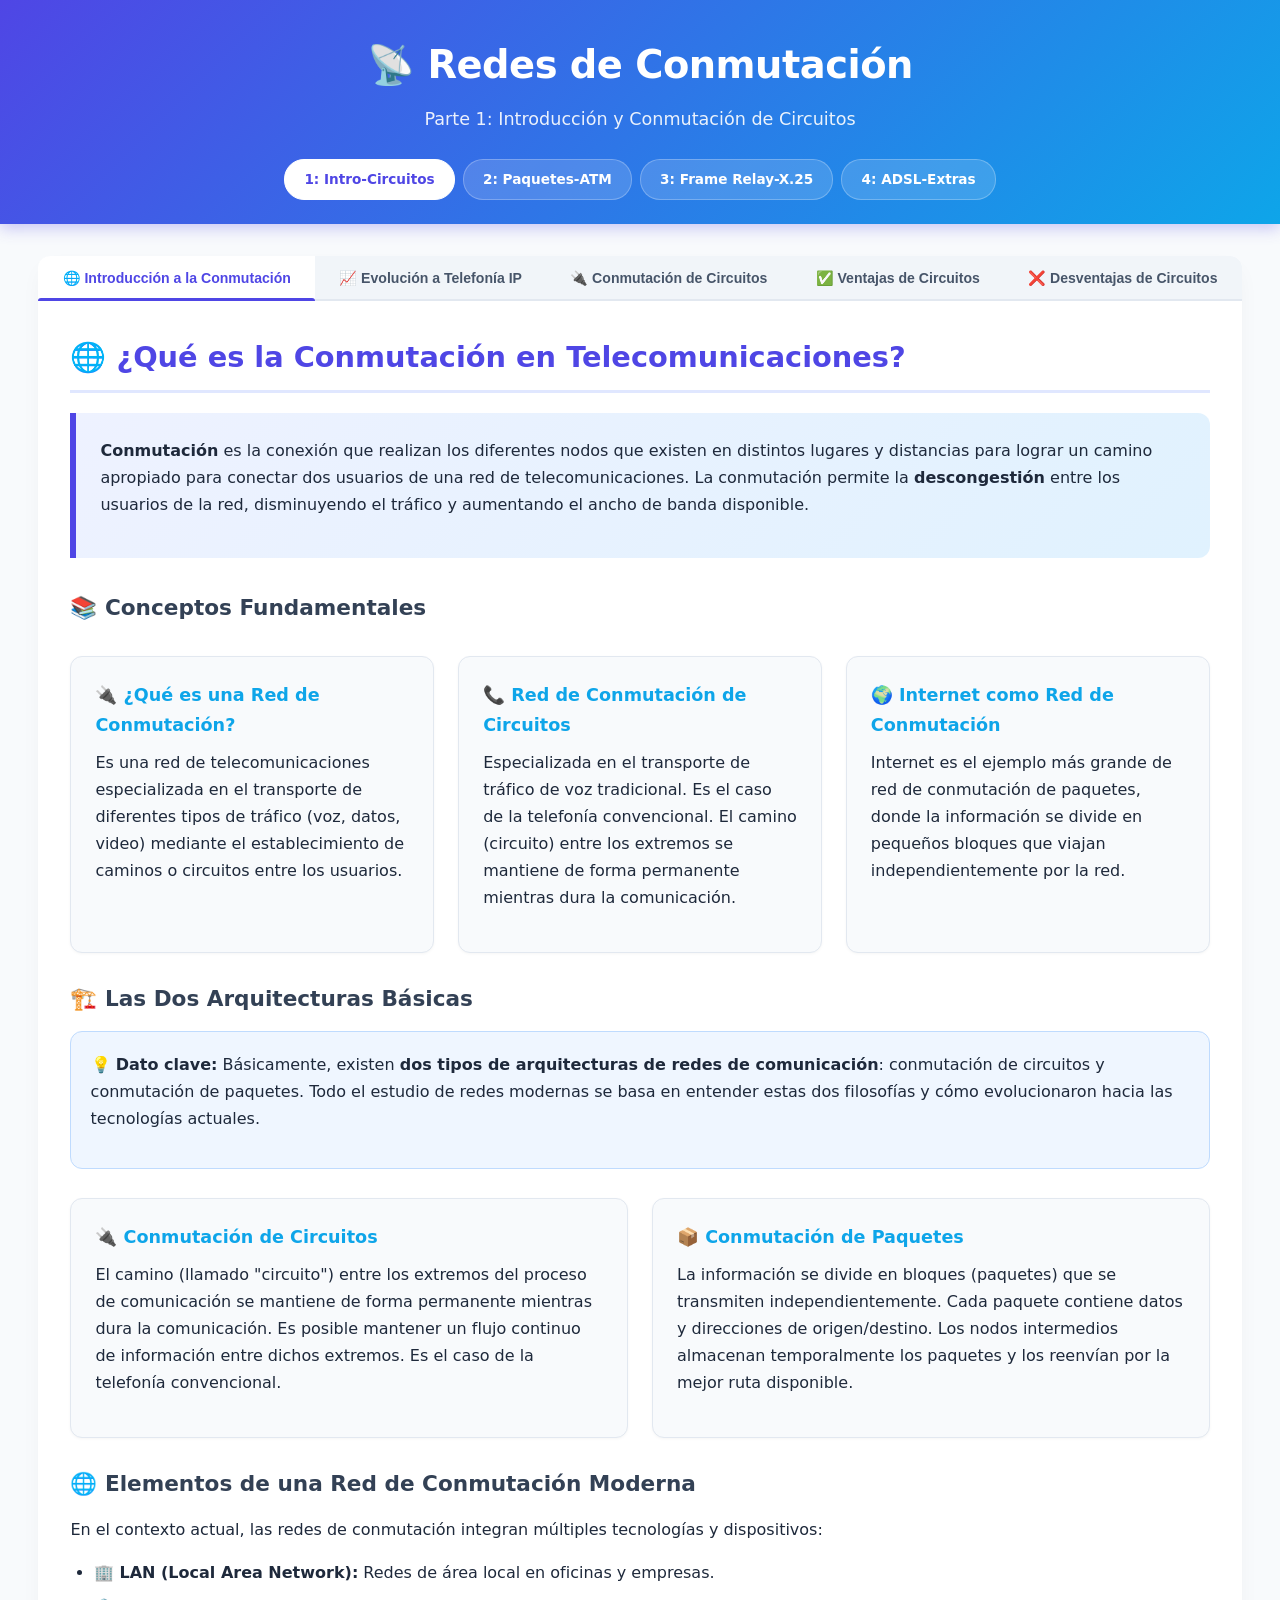
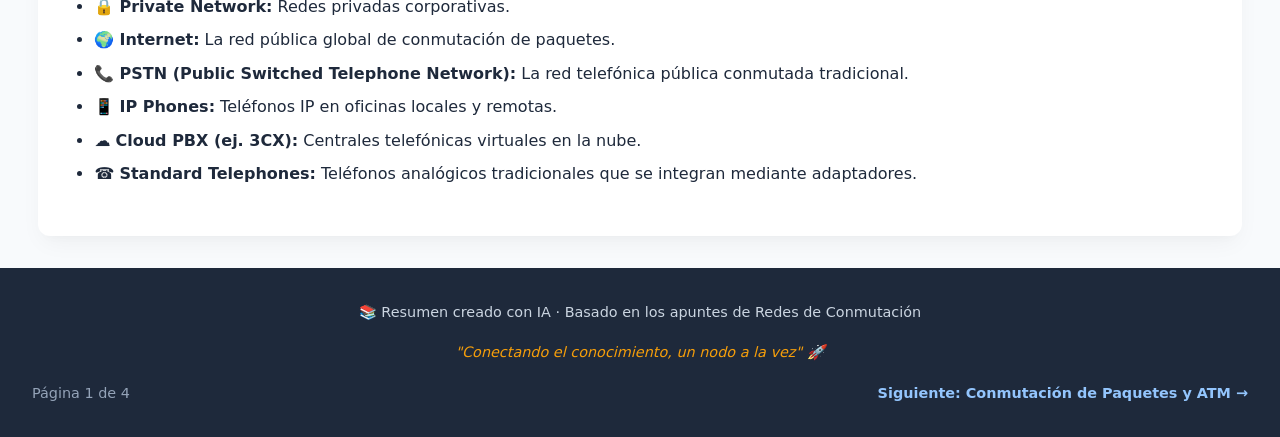
<file: index.html>
<!DOCTYPE html>
<html lang="es">
<head>
  <meta charset="UTF-8">
  <meta name="viewport" content="width=device-width, initial-scale=1.0, user-scalable=yes">
  <title>Redes de Conmutación · Parte 1</title>
  <link rel="stylesheet" href="paginacss.css">
</head>
<body>

  <header>
    <h1>📡 Redes de Conmutación</h1>
    <p class="subtitulo">Parte 1: Introducción y Conmutación de Circuitos</p>
    <nav class="main-nav">
      <a href="index.html" class="active">1: Intro-Circuitos</a>
      <a href="pagina2.html">2: Paquetes-ATM</a>
      <a href="pagina3.html">3: Frame Relay-X.25</a>
      <a href="pagina4.html">4: ADSL-Extras</a>
    </nav>
  </header>

  <div class="tabs-container">
    <div class="tabs-nav">
      <button class="tab-btn active" data-tab="tab-intro">🌐 Introducción a la Conmutación</button>
      <button class="tab-btn" data-tab="tab-evolucion">📈 Evolución a Telefonía IP</button>
      <button class="tab-btn" data-tab="tab-circuitos-intro">🔌 Conmutación de Circuitos</button>
      <button class="tab-btn" data-tab="tab-circuitos-ventajas">✅ Ventajas de Circuitos</button>
      <button class="tab-btn" data-tab="tab-circuitos-desventajas">❌ Desventajas de Circuitos</button>
    </div>

    <div class="tabs-content">

      <!-- PESTAÑA: INTRODUCCIÓN A REDES DE CONMUTACIÓN -->
      <div class="tab-panel active" id="tab-intro">
        <h2>🌐 ¿Qué es la Conmutación en Telecomunicaciones?</h2>
        
        <div class="definition-card">
          <p><strong>Conmutación</strong> es la conexión que realizan los diferentes nodos que existen en distintos lugares y distancias para lograr un camino apropiado para conectar dos usuarios de una red de telecomunicaciones. La conmutación permite la <strong>descongestión</strong> entre los usuarios de la red, disminuyendo el tráfico y aumentando el ancho de banda disponible.</p>
        </div>

        <h3>📚 Conceptos Fundamentales</h3>
        <div class="card-container">
          <div class="card">
            <h4>🔌 ¿Qué es una Red de Conmutación?</h4>
            <p>Es una red de telecomunicaciones especializada en el transporte de diferentes tipos de tráfico (voz, datos, video) mediante el establecimiento de caminos o circuitos entre los usuarios.</p>
          </div>
          <div class="card">
            <h4>📞 Red de Conmutación de Circuitos</h4>
            <p>Especializada en el transporte de tráfico de voz tradicional. Es el caso de la telefonía convencional. El camino (circuito) entre los extremos se mantiene de forma permanente mientras dura la comunicación.</p>
          </div>
          <div class="card">
            <h4>🌍 Internet como Red de Conmutación</h4>
            <p>Internet es el ejemplo más grande de red de conmutación de paquetes, donde la información se divide en pequeños bloques que viajan independientemente por la red.</p>
          </div>
        </div>

        <h3>🏗️ Las Dos Arquitecturas Básicas</h3>
        <div class="info-box">
          <p>💡 <strong>Dato clave:</strong> Básicamente, existen <strong>dos tipos de arquitecturas de redes de comunicación</strong>: conmutación de circuitos y conmutación de paquetes. Todo el estudio de redes modernas se basa en entender estas dos filosofías y cómo evolucionaron hacia las tecnologías actuales.</p>
        </div>

        <div class="card-container">
          <div class="card">
            <h4>🔌 Conmutación de Circuitos</h4>
            <p>El camino (llamado "circuito") entre los extremos del proceso de comunicación se mantiene de forma permanente mientras dura la comunicación. Es posible mantener un flujo continuo de información entre dichos extremos. Es el caso de la telefonía convencional.</p>
          </div>
          <div class="card">
            <h4>📦 Conmutación de Paquetes</h4>
            <p>La información se divide en bloques (paquetes) que se transmiten independientemente. Cada paquete contiene datos y direcciones de origen/destino. Los nodos intermedios almacenan temporalmente los paquetes y los reenvían por la mejor ruta disponible.</p>
          </div>
        </div>

        <h3>🌐 Elementos de una Red de Conmutación Moderna</h3>
        <p>En el contexto actual, las redes de conmutación integran múltiples tecnologías y dispositivos:</p>
        <div class="network-elements">
          <ul>
            <li>🏢 <strong>LAN (Local Area Network):</strong> Redes de área local en oficinas y empresas.</li>
            <li>🔒 <strong>Private Network:</strong> Redes privadas corporativas.</li>
            <li>🌍 <strong>Internet:</strong> La red pública global de conmutación de paquetes.</li>
            <li>📞 <strong>PSTN (Public Switched Telephone Network):</strong> La red telefónica pública conmutada tradicional.</li>
            <li>📱 <strong>IP Phones:</strong> Teléfonos IP en oficinas locales y remotas.</li>
            <li>☁️ <strong>Cloud PBX (ej. 3CX):</strong> Centrales telefónicas virtuales en la nube.</li>
            <li>☎️ <strong>Standard Telephones:</strong> Teléfonos analógicos tradicionales que se integran mediante adaptadores.</li>
          </ul>
        </div>
      </div>

      <!-- PESTAÑA: EVOLUCIÓN A TELEFONÍA IP -->
      <div class="tab-panel" id="tab-evolucion">
        <h2>📈 Evolución de la Voz Empresarial hacia Telefonía IP</h2>
        
        <div class="definition-card">
          <p>Las empresas modernas han experimentado una transformación fundamental en sus comunicaciones, migrando desde la telefonía tradicional basada en conmutación de circuitos (PSTN) hacia soluciones de <strong>Telefonía IP de extremo a extremo</strong> con aplicaciones integradas.</p>
        </div>

        <h3>🔄 El Cambio de Paradigma</h3>
        <div class="card-container">
          <div class="card">
            <h4>📞 Telefonía Tradicional (PSTN)</h4>
            <ul>
              <li>Red separada solo para voz.</li>
              <li>Conmutación de circuitos dedicados.</li>
              <li>Infraestructura costosa y rígida.</li>
              <li>Centrales físicas (PBX) en cada oficina.</li>
              <li>Llamadas de larga distancia con costo elevado.</li>
            </ul>
          </div>
          <div class="card">
            <h4>🌐 Telefonía IP Moderna</h4>
            <ul>
              <li>Voz, datos y video sobre la misma red IP.</li>
              <li>Conmutación de paquetes (VoIP).</li>
              <li>Aprovecha la infraestructura de Internet existente.</li>
              <li>Centrales virtuales en la nube (Cloud PBX).</li>
              <li>Llamadas de larga distancia a costo mínimo o cero.</li>
            </ul>
          </div>
        </div>

        <h3>🏢 Componentes de una Solución de Telefonía IP Empresarial</h3>
        <div class="process-flow">
          <div class="process-step">
            <span class="step-number">1</span>
            <p><strong>IP Phones in Office:</strong> Teléfonos IP en la oficina principal que se conectan directamente a la red de datos.</p>
          </div>
          <div class="process-step">
            <span class="step-number">2</span>
            <p><strong>IP Phones in Remote Office:</strong> Teléfonos IP en oficinas remotas que se conectan a través de Internet a la central principal.</p>
          </div>
          <div class="process-step">
            <span class="step-number">3</span>
            <p><strong>3CX on Cloud (o similar):</strong> Centralita telefónica virtual alojada en la nube que gestiona todas las llamadas, extensiones, buzones de voz, etc.</p>
          </div>
          <div class="process-step">
            <span class="step-number">4</span>
            <p><strong>Integración con PSTN y Standard Telephones:</strong> Mediante gateways y adaptadores, los teléfonos analógicos tradicionales y las líneas PSTN se integran al sistema VoIP.</p>
          </div>
          <div class="process-step">
            <span class="step-number">5</span>
            <p><strong>Aplicaciones Unificadas:</strong> La telefonía se integra con el correo electrónico, mensajería instantánea, videoconferencia y CRM, todo sobre la misma plataforma IP.</p>
          </div>
        </div>

        <h3>💡 Ventajas de la Migración a Telefonía IP</h3>
        <div class="advantages-list">
          <ul>
            <li>💰 <strong>Reducción de costos:</strong> Elimina la necesidad de mantener dos redes separadas (voz y datos).</li>
            <li>🌍 <strong>Movilidad:</strong> Los empleados pueden usar su extensión desde cualquier lugar con conexión a Internet.</li>
            <li>📊 <strong>Escalabilidad:</strong> Agregar nuevas extensiones es simple y no requiere cableado adicional.</li>
            <li>🔧 <strong>Funcionalidades avanzadas:</strong> Videollamadas, conferencias, integración con aplicaciones empresariales.</li>
            <li>🔄 <strong>Flexibilidad:</strong> La red se adapta dinámicamente a las necesidades cambiantes de la empresa.</li>
          </ul>
        </div>
      </div>

      <!-- PESTAÑA: CONMUTACIÓN DE CIRCUITOS - INTRODUCCIÓN -->
      <div class="tab-panel" id="tab-circuitos-intro">
        <h2>🔌 Conmutación de Circuitos: Funcionamiento</h2>
        
        <div class="definition-card">
          <p>En la <strong>conmutación de circuitos</strong>, el camino (llamado "circuito") entre los extremos del proceso de comunicación se mantiene de forma permanente mientras dura la comunicación, de forma que es posible mantener un flujo continuo de información entre dichos extremos. Este es el caso de la telefonía convencional.</p>
        </div>

        <h3>📋 Características Fundamentales</h3>
        <div class="card-container">
          <div class="card">
            <h4>🔗 Circuito Dedicado</h4>
            <p>Se establece un <strong>circuito físico dedicado</strong> y exclusivo entre los dos extremos que desean comunicarse. Este circuito permanece reservado durante toda la sesión, independientemente de si se está transmitiendo información o no.</p>
          </div>
          <div class="card">
            <h4>📞 Flujo Continuo</h4>
            <p>Una vez establecido el circuito, la información fluye de manera <strong>continua y en tiempo real</strong> desde el origen hasta el destino, sin interrupciones ni necesidad de procesamiento adicional en los nodos intermedios.</p>
          </div>
          <div class="card">
            <h4>🚫 Sin Compartición</h4>
            <p>Los recursos del circuito (ancho de banda, tiempo de uso) son de uso <strong>exclusivo</strong> para esa comunicación. Ningún otro usuario puede utilizar ese circuito mientras la sesión está activa, incluso si hay silencios en la conversación.</p>
          </div>
        </div>

        <h3>🔄 El Proceso de una Comunicación por Circuitos</h3>
        <div class="process-flow">
          <div class="process-step">
            <span class="step-number">1</span>
            <p><strong>Establecimiento del Circuito:</strong> Antes de transmitir datos, los nodos de la red establecen un camino físico dedicado desde el origen hasta el destino. Durante esta fase se reservan los recursos necesarios en cada nodo intermedio. Este proceso introduce un retraso inicial significativo.</p>
          </div>
          <div class="process-step">
            <span class="step-number">2</span>
            <p><strong>Transferencia de Datos:</strong> Una vez establecido el circuito, la información fluye de manera continua. Los nodos intermedios no necesitan tomar decisiones de enrutamiento ni procesar cabeceras; simplemente dejan pasar la señal por el camino preestablecido.</p>
          </div>
          <div class="process-step">
            <span class="step-number">3</span>
            <p><strong>Liberación del Circuito:</strong> Al finalizar la comunicación, los nodos liberan los recursos reservados para ese circuito. Estos recursos quedan disponibles para ser utilizados por otras comunicaciones.</p>
          </div>
        </div>

        <div class="comparison-note">
          <p>📌 <strong>Analogía:</strong> La conmutación de circuitos funciona como un tren en una vía exclusiva. La vía se construye antes de que el tren salga, durante el viaje ningún otro tren puede usar esa vía, y al llegar a destino la vía se desmantela o queda libre para otro tren.</p>
        </div>
      </div>

      <!-- PESTAÑA: VENTAJAS DE CONMUTACIÓN DE CIRCUITOS -->
      <div class="tab-panel" id="tab-circuitos-ventajas">
        <h2>✅ Ventajas de la Conmutación de Circuitos</h2>
        
        <div class="advantage-detail-list">
          <div class="advantage-detail">
            <h3>🎥 Transmisión en Tiempo Real</h3>
            <p>La transmisión se realiza en <strong>tiempo real</strong>, siendo especialmente adecuado para comunicación de <strong>voz y video</strong>. Como el circuito está dedicado exclusivamente a esa comunicación, no hay retrasos variables ni fluctuaciones en la calidad de la señal. La información llega al destino con un retardo constante y predecible, lo cual es crítico para aplicaciones interactivas como una conversación telefónica.</p>
          </div>

          <div class="advantage-detail">
            <h3>🔒 Acaparamiento de Recursos (Ventaja en este contexto)</h3>
            <p>Los nodos que intervienen en la comunicación <strong>disponen en exclusiva del circuito establecido</strong> mientras dura la sesión. Esto garantiza que:</p>
            <ul>
              <li>✅ Todo el ancho de banda del circuito está disponible para esa comunicación.</li>
              <li>✅ No hay interferencias de otros usuarios.</li>
              <li>✅ La calidad del servicio es constante y garantizada durante toda la sesión.</li>
            </ul>
          </div>

          <div class="advantage-detail">
            <h3>🚫 No Hay Contención</h3>
            <p>Una vez que se ha establecido el circuito, las partes pueden comunicarse a la <strong>máxima velocidad que permita el medio</strong>, sin compartir el ancho de banda ni el tiempo de uso con otros usuarios. A diferencia de la conmutación de paquetes, no hay colas de espera ni competencia por recursos en los nodos intermedios.</p>
          </div>

          <div class="advantage-detail">
            <h3>🗺️ El Circuito es Fijo (Simplicidad de Enrutamiento)</h3>
            <p>Dado que se dedica un <strong>circuito físico específicamente para esa sesión de comunicación</strong>, una vez establecido el circuito no hay pérdidas de tiempo calculando y tomando decisiones de encaminamiento en los nodos intermedios. Cada nodo intermedio tiene <strong>una sola ruta</strong> para los paquetes entrantes y salientes que pertenecen a una sesión específica.</p>
          </div>

          <div class="advantage-detail">
            <h3>🔧 Simplicidad en la Gestión de Nodos Intermedios</h3>
            <p>Una vez que se ha establecido el circuito físico, <strong>no hay que tomar más decisiones</strong> para encaminar los datos entre el origen y el destino. Los nodos simplemente conmutan la señal entrante a la salida correspondiente según el circuito establecido. Esto simplifica enormemente el hardware y software de los nodos de conmutación.</p>
          </div>
        </div>
      </div>

      <!-- PESTAÑA: DESVENTAJAS DE CONMUTACIÓN DE CIRCUITOS -->
      <div class="tab-panel" id="tab-circuitos-desventajas">
        <h2>❌ Desventajas de la Conmutación de Circuitos</h2>
        
        <div class="disadvantage-detail-list">
          <div class="disadvantage-detail">
            <h3>⏰ Retraso en el Inicio de la Comunicación</h3>
            <p>Se necesita un <strong>tiempo significativo para realizar la conexión</strong>, lo que conlleva un retraso en la transmisión de la información. Antes de que el primer bit de datos pueda ser enviado, todos los nodos intermedios deben establecer y confirmar el circuito. En llamadas de larga distancia internacional, este proceso puede tomar varios segundos.</p>
          </div>

          <div class="disadvantage-detail">
            <h3>💸 Acaparamiento de Recursos (Desventaja)</h3>
            <p><strong>No se aprovecha el circuito en los instantes de tiempo en que no hay transmisión</strong> entre las partes. Se desperdicia ancho de banda mientras las partes no están comunicándose. En una conversación telefónica típica:</p>
            <ul>
              <li>🤫 Una persona habla aproximadamente el 40-50% del tiempo.</li>
              <li>🔇 El resto del tiempo hay silencios entre palabras, pausas o momentos de escucha.</li>
              <li>📉 Durante esos silencios, el circuito dedicado está inactivo pero sigue reservado, desperdiciando capacidad.</li>
            </ul>
          </div>

          <div class="disadvantage-detail">
            <h3>⚠️ Poco Tolerante a Fallos</h3>
            <p>Si un <strong>nodo intermedio falla</strong>, <strong>todo el circuito se viene abajo</strong>. No hay rutas alternativas automáticas como en la conmutación de paquetes. Las consecuencias son:</p>
            <ul>
              <li>📴 La comunicación se interrumpe abruptamente.</li>
              <li>🔄 Hay que <strong>volver a establecer conexiones desde el principio</strong> (fase de establecimiento completa).</li>
              <li>⏳ Esto implica un nuevo retraso significativo hasta que se restablece la comunicación.</li>
              <li>💔 No hay mecanismos de recuperación automática durante la transmisión.</li>
            </ul>
          </div>

          <div class="disadvantage-detail">
            <h3>🗺️ El Circuito es Fijo (Inflexibilidad)</h3>
            <p><strong>No se reajusta la ruta de comunicación</strong>, adaptándola en cada posible instante al camino de menor costo entre los nodos. Una vez que se ha establecido el circuito, no se aprovechan los posibles <strong>caminos alternativos con menor coste</strong> que puedan surgir durante la sesión. Si durante la comunicación aparece una ruta más eficiente o menos congestionada, el circuito original no se modifica.</p>
          </div>

          <div class="disadvantage-detail">
            <h3>📊 Comparativa con Conmutación de Paquetes</h3>
            <div class="table-responsive">
              <table>
                <thead>
                  <tr><th>Aspecto</th><th>Conmutación de Circuitos</th><th>Conmutación de Paquetes</th></tr>
                </thead>
                <tbody>
                  <tr><td><strong>Establecimiento de conexión</strong></td><td>Sí, obligatorio antes de transmitir</td><td>No siempre (solo en circuito virtual)</td></tr>
                  <tr><td><strong>Compartición de recursos</strong></td><td>No (circuito dedicado)</td><td>Sí (múltiples usuarios comparten)</td></tr>
                  <tr><td><strong>Tolerancia a fallos</strong></td><td>Baja (se cae todo el circuito)</td><td>Alta (rutas alternativas dinámicas)</td></tr>
                  <tr><td><strong>Uso eficiente del ancho de banda</strong></td><td>Bajo (desperdicio en silencios)</td><td>Alto (solo se usa al transmitir)</td></tr>
                  <tr><td><strong>Calidad de servicio para voz</strong></td><td>Excelente (flujo constante)</td><td>Variable (requiere QoS adicional)</td></tr>
                  <tr><td><strong>Flexibilidad de enrutamiento</strong></td><td>Nula (ruta fija)</td><td>Alta (adaptación dinámica)</td></tr>
                </tbody>
              </table>
            </div>
          </div>
        </div>
      </div>

    </div>
  </div>

  <footer>
    <p>📚 Resumen creado con IA · Basado en los apuntes de Redes de Conmutación</p>
    <p class="tagline">"Conectando el conocimiento, un nodo a la vez" 🚀</p>
    <nav class="footer-nav">
      <span>Página 1 de 4</span>
      <a href="pagina2.html">Siguiente: Conmutación de Paquetes y ATM →</a>
    </nav>
  </footer>

  <script src="paginajs.js" defer></script>
</body>
</html>
</file>
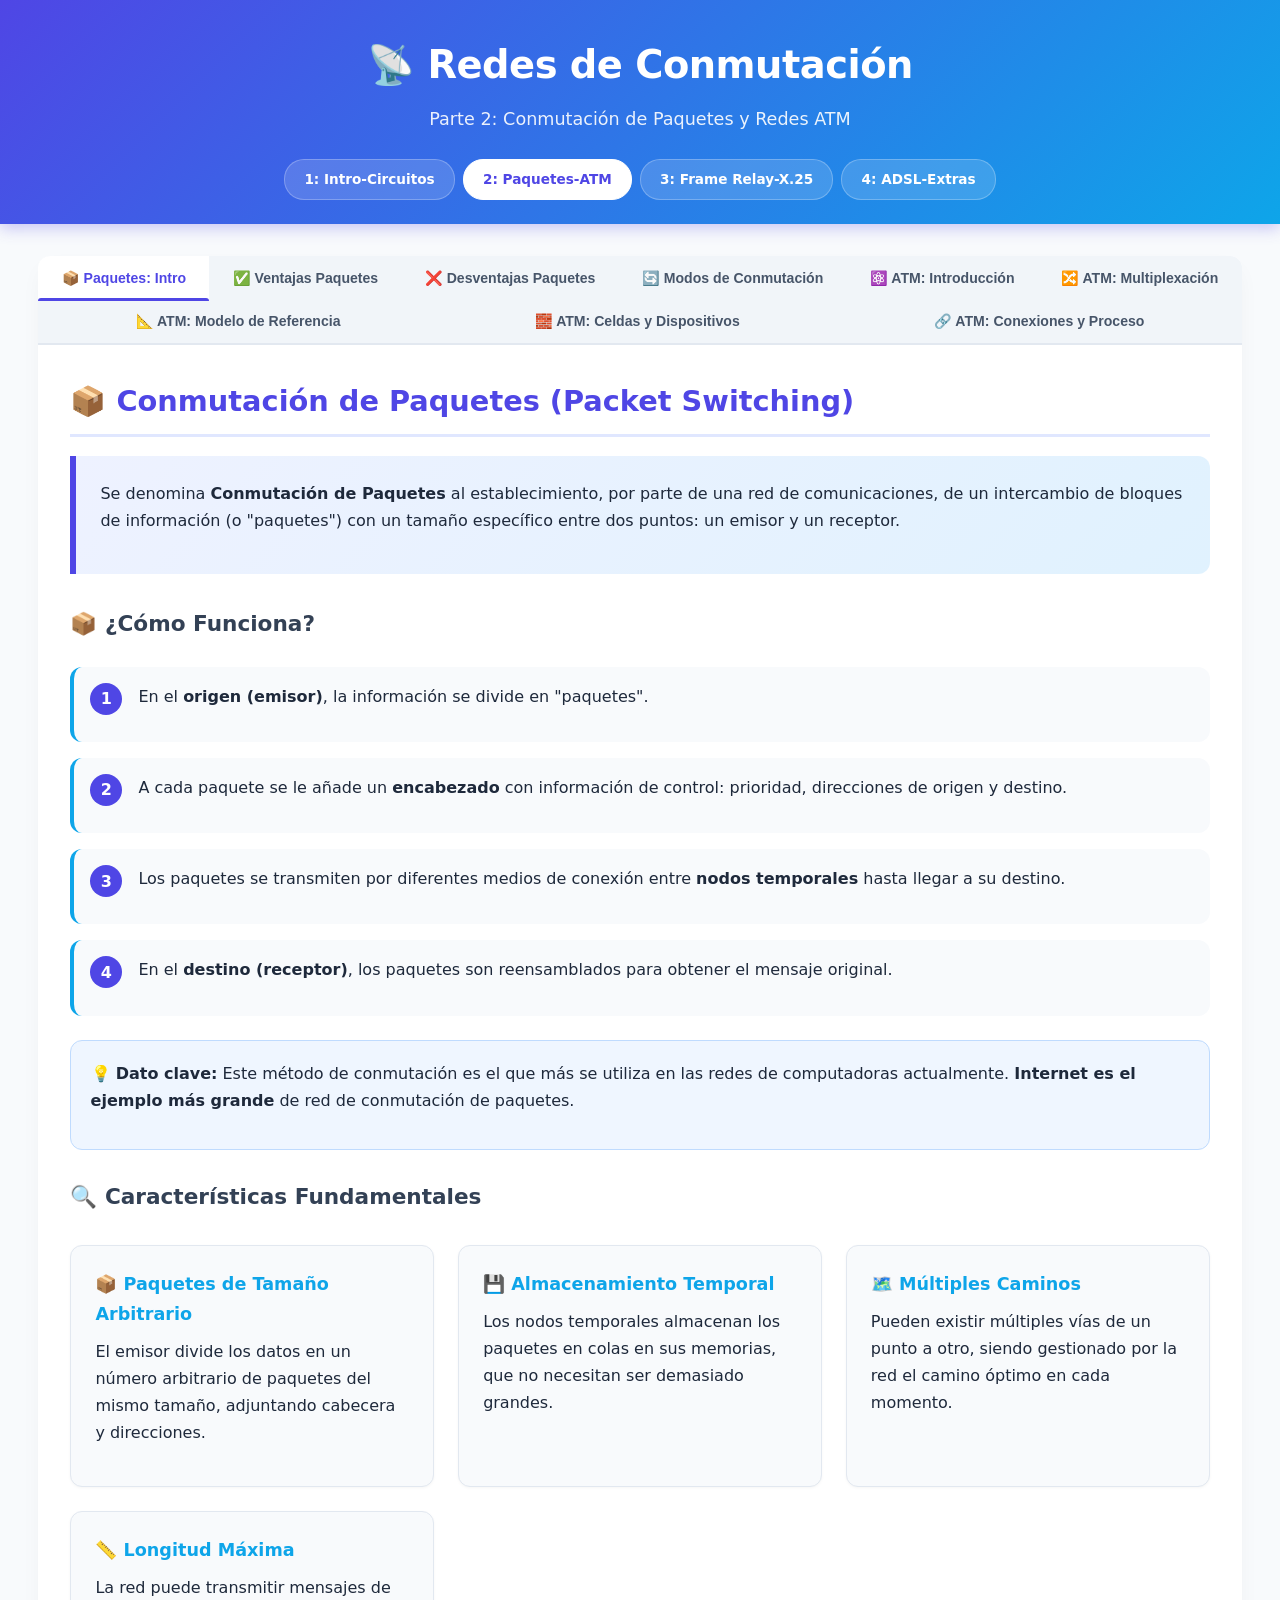
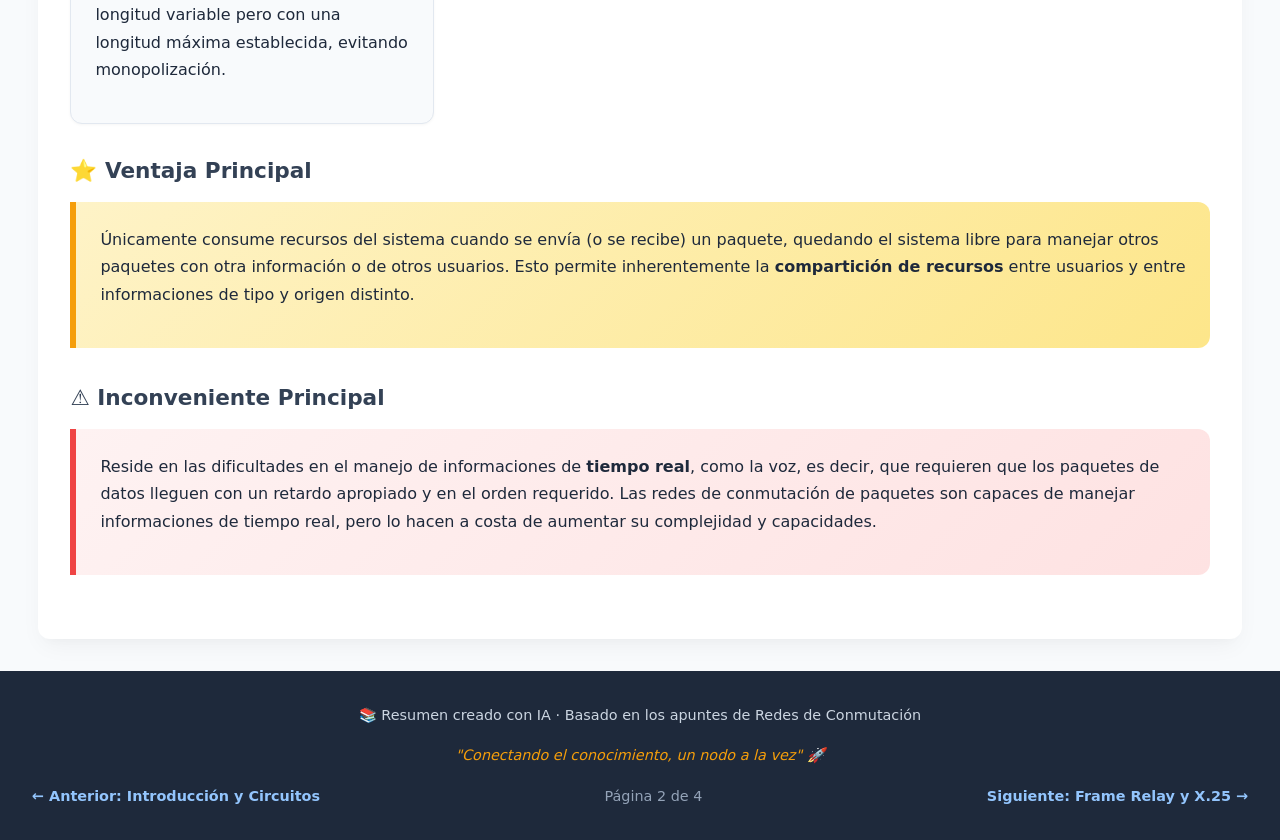
<file: pagina2.html>
<!DOCTYPE html>
<html lang="es">
<head>
  <meta charset="UTF-8">
  <meta name="viewport" content="width=device-width, initial-scale=1.0, user-scalable=yes">
  <title>Redes de Conmutación · Parte 2</title>
  <link rel="stylesheet" href="paginacss.css">
</head>
<body>

  <header>
    <h1>📡 Redes de Conmutación</h1>
    <p class="subtitulo">Parte 2: Conmutación de Paquetes y Redes ATM</p>
    <nav class="main-nav">
      <a href="index.html">1: Intro-Circuitos</a>
      <a href="pagina2.html" class="active">2: Paquetes-ATM</a>
      <a href="pagina3.html">3: Frame Relay-X.25</a>
      <a href="pagina4.html">4: ADSL-Extras</a>
    </nav>
  </header>

  <div class="tabs-container">
    <div class="tabs-nav">
      <button class="tab-btn active" data-tab="tab-paquetes-intro">📦 Paquetes: Intro</button>
      <button class="tab-btn" data-tab="tab-paquetes-ventajas">✅ Ventajas Paquetes</button>
      <button class="tab-btn" data-tab="tab-paquetes-desventajas">❌ Desventajas Paquetes</button>
      <button class="tab-btn" data-tab="tab-paquetes-modos">🔄 Modos de Conmutación</button>
      <button class="tab-btn" data-tab="tab-atm-intro">⚛️ ATM: Introducción</button>
      <button class="tab-btn" data-tab="tab-atm-multiplex">🔀 ATM: Multiplexación</button>
      <button class="tab-btn" data-tab="tab-atm-modelo">📐 ATM: Modelo de Referencia</button>
      <button class="tab-btn" data-tab="tab-atm-celdas">🧱 ATM: Celdas y Dispositivos</button>
      <button class="tab-btn" data-tab="tab-atm-conexiones">🔗 ATM: Conexiones y Proceso</button>
    </div>

    <div class="tabs-content">

      <!-- PESTAÑA: INTRODUCCIÓN A CONMUTACIÓN DE PAQUETES -->
      <div class="tab-panel active" id="tab-paquetes-intro">
        <h2>📦 Conmutación de Paquetes (Packet Switching)</h2>
        
        <div class="definition-card">
          <p>Se denomina <strong>Conmutación de Paquetes</strong> al establecimiento, por parte de una red de comunicaciones, de un intercambio de bloques de información (o "paquetes") con un tamaño específico entre dos puntos: un emisor y un receptor.</p>
        </div>

        <h3>📦 ¿Cómo Funciona?</h3>
        <div class="process-flow">
          <div class="process-step">
            <span class="step-number">1</span>
            <p>En el <strong>origen (emisor)</strong>, la información se divide en "paquetes".</p>
          </div>
          <div class="process-step">
            <span class="step-number">2</span>
            <p>A cada paquete se le añade un <strong>encabezado</strong> con información de control: prioridad, direcciones de origen y destino.</p>
          </div>
          <div class="process-step">
            <span class="step-number">3</span>
            <p>Los paquetes se transmiten por diferentes medios de conexión entre <strong>nodos temporales</strong> hasta llegar a su destino.</p>
          </div>
          <div class="process-step">
            <span class="step-number">4</span>
            <p>En el <strong>destino (receptor)</strong>, los paquetes son reensamblados para obtener el mensaje original.</p>
          </div>
        </div>

        <div class="info-box">
          <p>💡 <strong>Dato clave:</strong> Este método de conmutación es el que más se utiliza en las redes de computadoras actualmente. <strong>Internet es el ejemplo más grande</strong> de red de conmutación de paquetes.</p>
        </div>

        <h3>🔍 Características Fundamentales</h3>
        <div class="card-container">
          <div class="card">
            <h4>📦 Paquetes de Tamaño Arbitrario</h4>
            <p>El emisor divide los datos en un número arbitrario de paquetes del mismo tamaño, adjuntando cabecera y direcciones.</p>
          </div>
          <div class="card">
            <h4>💾 Almacenamiento Temporal</h4>
            <p>Los nodos temporales almacenan los paquetes en colas en sus memorias, que no necesitan ser demasiado grandes.</p>
          </div>
          <div class="card">
            <h4>🗺️ Múltiples Caminos</h4>
            <p>Pueden existir múltiples vías de un punto a otro, siendo gestionado por la red el camino óptimo en cada momento.</p>
          </div>
          <div class="card">
            <h4>📏 Longitud Máxima</h4>
            <p>La red puede transmitir mensajes de longitud variable pero con una longitud máxima establecida, evitando monopolización.</p>
          </div>
        </div>

        <h3>⭐ Ventaja Principal</h3>
        <div class="highlight-box">
          <p>Únicamente consume recursos del sistema cuando se envía (o se recibe) un paquete, quedando el sistema libre para manejar otros paquetes con otra información o de otros usuarios. Esto permite inherentemente la <strong>compartición de recursos</strong> entre usuarios y entre informaciones de tipo y origen distinto.</p>
        </div>

        <h3>⚠️ Inconveniente Principal</h3>
        <div class="warning-box">
          <p>Reside en las dificultades en el manejo de informaciones de <strong>tiempo real</strong>, como la voz, es decir, que requieren que los paquetes de datos lleguen con un retardo apropiado y en el orden requerido. Las redes de conmutación de paquetes son capaces de manejar informaciones de tiempo real, pero lo hacen a costa de aumentar su complejidad y capacidades.</p>
        </div>
      </div>

      <!-- PESTAÑA: VENTAJAS DE CONMUTACIÓN DE PAQUETES -->
      <div class="tab-panel" id="tab-paquetes-ventajas">
        <h2>✅ Ventajas de la Conmutación de Paquetes</h2>
        
        <div class="advantage-list">
          <div class="advantage-item">
            <h3>🔁 Retransmisión Eficiente ante Errores</h3>
            <p>Si hay un error de comunicación, se retransmite una cantidad de datos mucho menor que en el caso de mensajes completos. <strong>En caso de error en un paquete, solo se reenvía ese paquete</strong>, sin afectar a los demás que llegaron sin error. Esto optimiza el uso del ancho de banda.</p>
          </div>

          <div class="advantage-item">
            <h3>💬 Comunicación Interactiva</h3>
            <p>Al limitar el tamaño máximo del paquete, se asegura que <strong>ningún usuario pueda monopolizar una línea de transmisión</strong> durante mucho tiempo (microsegundos), por lo que las redes de conmutación de paquetes pueden manejar tráfico interactivo eficientemente.</p>
          </div>

          <div class="advantage-item">
            <h3>📈 Aumenta la Flexibilidad y Rentabilidad</h3>
            <p>La red se vuelve más adaptable y económica de operar. Los recursos se comparten dinámicamente entre todos los usuarios, maximizando la utilización de la infraestructura.</p>
          </div>

          <div class="advantage-item">
            <h3>🛤️ Alteración de Ruta Sobre la Marcha</h3>
            <p>Se puede alterar dinámicamente el camino seguido por una comunicación. Por ejemplo, en caso de avería de uno o más enrutadores, los paquetes pueden buscar rutas alternativas automáticamente.</p>
          </div>

          <div class="advantage-item">
            <h3>⭐ Asignación de Prioridades</h3>
            <p>Se pueden asignar prioridades a los paquetes de una determinada comunicación. Así, un nodo puede seleccionar de su cola de paquetes en espera aquellos que tienen mayor prioridad, garantizando calidad de servicio (QoS).</p>
          </div>
        </div>
      </div>

      <!-- PESTAÑA: DESVENTAJAS DE CONMUTACIÓN DE PAQUETES -->
      <div class="tab-panel" id="tab-paquetes-desventajas">
        <h2>❌ Desventajas de la Conmutación de Paquetes</h2>
        
        <div class="disadvantage-list">
          <div class="disadvantage-item">
            <h3>⚙️ Mayor Complejidad en Equipos Intermedios</h3>
            <p>Los equipos de conmutación (routers, switches) necesitan <strong>mayor velocidad y capacidad de cálculo</strong> para determinar la ruta adecuada en cada paquete. Esto incrementa el costo y la complejidad del hardware de red.</p>
          </div>

          <div class="disadvantage-item">
            <h3>🔄 Duplicidad de Paquetes (Redundancia)</h3>
            <p>Si un paquete tarda demasiado en llegar a su destino, el host receptor no enviará el acuse de recibo (ACK) al emisor. Al no recibir confirmación, el emisor <strong>volverá a retransmitir los paquetes</strong> de los cuales no recibió acuse, generando tráfico duplicado en la red.</p>
          </div>

          <div class="disadvantage-item">
            <h3>📉 Posible Disminución del Rendimiento</h3>
            <p>Si los cálculos de encaminamiento representan un porcentaje apreciable del tiempo de transmisión, el <strong>rendimiento del canal</strong> (información útil / información transmitida) disminuye, ya que parte del ancho de banda se usa para sobrecarga de control.</p>
          </div>
        </div>

        <div class="comparison-note">
          <p>📝 <strong>Nota comparativa:</strong> A pesar de estas desventajas, la flexibilidad y eficiencia de la conmutación de paquetes la han convertido en la tecnología dominante para redes de datos, siendo la base de Internet y de la mayoría de las redes modernas.</p>
        </div>
      </div>

      <!-- PESTAÑA: MODOS DE CONMUTACIÓN DE PAQUETES -->
      <div class="tab-panel" id="tab-paquetes-modos">
        <h2>🔄 Modos de Conmutación de Paquetes</h2>
        <p>Existen dos modos fundamentales de operación para la conmutación de paquetes, cada uno con sus propias características y aplicaciones:</p>

        <div class="modes-comparison">
          <div class="mode-card virtual">
            <h3>🔗 Circuito Virtual (Virtual Circuit)</h3>
            <div class="mode-content">
              <p><strong>Definición:</strong> Cada paquete se encamina por el mismo circuito virtual que los anteriores. Se establece una ruta fija antes de comenzar la transmisión.</p>
              
              <h4>Características:</h4>
              <ul>
                <li>✅ Se <strong>controla y asegura el orden</strong> de llegada de los paquetes a destino.</li>
                <li>✅ Similar a la conmutación de circuitos pero con paquetes.</li>
                <li>✅ Menor sobrecarga de procesamiento en cada nodo.</li>
                <li>✅ Ideal para aplicaciones que requieren orden secuencial.</li>
              </ul>

              <h4>Proceso:</h4>
              <ol>
                <li>Establecimiento del circuito virtual (fase de conexión).</li>
                <li>Transferencia de datos por la ruta establecida.</li>
                <li>Liberación del circuito virtual (fase de desconexión).</li>
              </ol>
            </div>
          </div>

          <div class="mode-card datagram">
            <h3>📨 Datagrama (Datagram)</h3>
            <div class="mode-content">
              <p><strong>Definición:</strong> Cada paquete se encamina de manera <strong>independiente</strong> de los demás. No se establece una conexión previa.</p>
              
              <h4>Características:</h4>
              <ul>
                <li>⚠️ La red <strong>no puede controlar el camino</strong> seguido por los paquetes.</li>
                <li>⚠️ <strong>No se asegura el orden</strong> de llegada a destino.</li>
                <li>✅ Mayor flexibilidad y tolerancia a fallos.</li>
                <li>✅ No requiere fase de establecimiento de conexión.</li>
              </ul>

              <h4>Proceso:</h4>
              <ol>
                <li>Cada paquete lleva la dirección completa de destino.</li>
                <li>Cada nodo decide independientemente la ruta del paquete.</li>
                <li>Los paquetes pueden llegar por diferentes rutas y en desorden.</li>
                <li>El destino se encarga de reordenar los paquetes recibidos.</li>
              </ol>
            </div>
          </div>
        </div>

        <div class="comparison-table">
          <h3>📊 Comparativa Rápida</h3>
          <div class="table-responsive">
            <table>
              <thead>
                <tr><th>Característica</th><th>Circuito Virtual</th><th>Datagrama</th></tr>
              </thead>
              <tbody>
                <tr><td>Establecimiento de conexión</td><td>Sí (3 fases)</td><td>No</td></tr>
                <tr><td>Ruta de paquetes</td><td>Misma ruta</td><td>Rutas independientes</td></tr>
                <tr><td>Orden de llegada</td><td>Garantizado</td><td>No garantizado</td></tr>
                <tr><td>Tolerancia a fallos</td><td>Menor</td><td>Mayor</td></tr>
                <tr><td>Sobrecarga de cabecera</td><td>Menor (solo identificador)</td><td>Mayor (dirección completa)</td></tr>
                <tr><td>Ejemplo típico</td><td>ATM, Frame Relay, MPLS</td><td>Internet (IP)</td></tr>
              </tbody>
            </table>
          </div>
        </div>
      </div>

      <!-- PESTAÑA: REDES ATM - INTRODUCCIÓN -->
      <div class="tab-panel" id="tab-atm-intro">
        <h2>⚛️ Redes ATM: Introducción</h2>
        
        <div class="definition-card">
          <h3>ATM = Modo de Transferencia Asíncrona</h3>
          <p><strong>ATM (Asynchronous Transfer Mode)</strong> es una tecnología para generar redes de <strong>alta capacidad y respuesta</strong> que permite el tráfico de grandes cantidades de información.</p>
        </div>

        <h3>🎯 Objetivo y Funcionamiento</h3>
        <div class="card">
          <p>A fin de aprovechar al máximo la capacidad de los sistemas de transmisión (cable o radioeléctricos), la información <strong>no es transmitida y conmutada a través de canales asignados en permanencia</strong>, sino en forma de cortos paquetes (<strong>celdas ATM</strong>) de longitud constante que pueden ser enrutadas individualmente mediante el uso de <strong>canales virtuales y trayectos virtuales</strong>.</p>
        </div>

        <h3>🏗️ Red Troncal (Backbone)</h3>
        <p>Una red de transporte, también denominada "red troncal", "núcleo de red" o "backbone", tiene como objetivo <strong>concentrar el tráfico de información</strong> que proviene de las redes de acceso para llevarlo a mayores distancias. ATM fue diseñada precisamente para funcionar como columna vertebral de las redes de telecomunicaciones.</p>

        <h3>⚡ Velocidades de Transmisión ATM</h3>
        <div class="table-responsive">
          <table>
            <thead>
              <tr><th>Estándar</th><th>Velocidad</th><th>Medio de Transmisión</th></tr>
            </thead>
            <tbody>
              <tr><td><strong>STM1 / OC3</strong></td><td>155.52 Mbps</td><td>Fibra óptica o cable STP5</td></tr>
              <tr><td><strong>STM4 / OC12</strong></td><td>622.5 Mbps</td><td>Solo fibra óptica</td></tr>
              <tr><td><strong>STM16 / OC48</strong></td><td>2.5 Gbps</td><td>Solo fibra óptica</td></tr>
              <tr><td><strong>STM64 / OC192</strong></td><td>~10 Gbps</td><td>Solo fibra óptica (sobre-multiplexación)</td></tr>
            </tbody>
          </table>
        </div>

        <h3>🎛️ Parámetros de Calidad de Servicio (QoS)</h3>
        <div class="info-box">
          <p>💡 Todas las transmisiones de ATM contienen parámetros de <strong>QoS (Quality of Service), ToS (Type of Service), performance</strong> y muchos parámetros más para asegurar la transmisión. Esto permite garantizar diferentes niveles de servicio según el tipo de tráfico (voz, video, datos).</p>
        </div>
      </div>

      <!-- PESTAÑA: MULTIPLEXACIÓN -->
      <div class="tab-panel" id="tab-atm-multiplex">
        <h2>🔀 Multiplexación en Redes ATM</h2>
        
        <div class="definition-card">
          <p>En telecomunicación, la <strong>multiplexación</strong> es la combinación de dos o más canales de información en un solo medio de transmisión usando un dispositivo llamado <strong>multiplexor</strong>. El proceso inverso se conoce como <strong>demultiplexación</strong>.</p>
        </div>

        <h3>📊 Estrategias de Multiplexación</h3>
        <p>Existen muchas estrategias según el protocolo de comunicación empleado. Las más utilizadas son:</p>

        <div class="multiplex-grid">
          <div class="multiplex-card">
            <h4>⏱️ TDM (Time Division Multiplexing)</h4>
            <p><strong>Multiplexación por División de Tiempo.</strong> Asigna intervalos de tiempo específicos a cada canal en un ciclo repetitivo. Cada usuario transmite en su ranura temporal asignada.</p>
            <p><em>Ejemplo: redes telefónicas digitales tradicionales.</em></p>
          </div>

          <div class="multiplex-card">
            <h4>📻 FDM (Frequency Division Multiplexing)</h4>
            <p><strong>Multiplexación por División de Frecuencia.</strong> Divide el espectro de frecuencia disponible en bandas más pequeñas, asignando una banda a cada canal.</p>
            <p><em>Ejemplo: transmisión de canales de TV por aire (6MHz por canal).</em></p>
          </div>

          <div class="multiplex-card">
            <h4>🌈 WDM (Wavelength Division Multiplexing)</h4>
            <p><strong>Multiplexación por División de Longitud de Onda.</strong> Equivalente a FDM pero para medios ópticos. Diferentes longitudes de onda (colores de luz) viajan simultáneamente por la misma fibra.</p>
            <p><em>Ejemplo: fibras ópticas de larga distancia con múltiples señales.</em></p>
          </div>

          <div class="multiplex-card">
            <h4>🔢 CDM (Code Division Multiplexing)</h4>
            <p><strong>Multiplexación por División en Código.</strong> Múltiples usuarios comparten la misma frecuencia y tiempo, pero usando códigos diferentes para separar las señales.</p>
            <p><em>Ejemplo: telefonía móvil 3G (CDMA).</em></p>
          </div>
        </div>

        <h3>📱 Métodos de Acceso Múltiple</h3>
        <p>Cuando existe un esquema de multiplexación pensado para que múltiples usuarios compartan un medio común (como telefonía móvil o WiFi), se denomina <strong>control de acceso al medio</strong> o método de acceso múltiple:</p>
        <ul>
          <li><strong>FDMA:</strong> Acceso múltiple por división de frecuencia.</li>
          <li><strong>TDMA:</strong> Acceso múltiple por división de tiempo.</li>
          <li><strong>CDMA:</strong> Acceso múltiple por división de código.</li>
        </ul>

        <h3>💻 Multiplexación en Informática</h3>
        <div class="card-container">
          <div class="card">
            <h4>🖥️ En la CPU</h4>
            <p>A cada proceso se le asigna un <strong>quantum de tiempo</strong> durante el cual puede ejecutar sus instrucciones, antes de ceder el sitio a otro proceso en espera. El planificador de procesos gestiona esta multiplexación temporal.</p>
          </div>
          <div class="card">
            <h4>💾 En Almacenamiento</h4>
            <p>Multiplexar un archivo significa mantener varias copias idénticas para respaldar información en caso de que ocurra un fallo en el archivo principal (redundancia).</p>
          </div>
        </div>
      </div>

      <!-- PESTAÑA: MODELO DE REFERENCIA ATM -->
      <div class="tab-panel" id="tab-atm-modelo">
        <h2>📐 Modelo de Referencia ATM</h2>
        
        <div class="info-box">
          <p>💡 La funcionalidad de ATM se corresponde con la <strong>capa física</strong> y parte de la <strong>capa de enlace</strong> del modelo de referencia OSI (Open Systems Interconnection) de la ISO.</p>
        </div>

        <h3>🗂️ Planos del Modelo ATM</h3>
        <div class="planes-grid">
          <div class="plane">
            <h4>🎛️ Plano de Control</h4>
            <p>Responsable de <strong>generar y manejar las peticiones de señalización</strong>. Se encarga del establecimiento, mantenimiento y liberación de conexiones virtuales.</p>
          </div>
          <div class="plane">
            <h4>👤 Plano de Usuario</h4>
            <p>Responsable de <strong>manejar la transferencia de datos</strong> del usuario. Transporta la información propiamente dicha entre los extremos de la comunicación.</p>
          </div>
          <div class="plane">
            <h4>🔧 Plano de Gestión</h4>
            <p>Contiene dos componentes:</p>
            <ul>
              <li><strong>Gestión de capa:</strong> Maneja funciones específicas del nivel ATM (detección de fallos, problemas de protocolo).</li>
              <li><strong>Gestión de plano:</strong> Maneja y coordina funciones relacionadas con el sistema completo.</li>
            </ul>
          </div>
        </div>

        <h3>📚 Capas del Modelo ATM</h3>
        <div class="layers-grid">
          <div class="layer">
            <h4>🔌 Capa Física</h4>
            <p>Semejante a la capa física del modelo OSI. Maneja la transmisión dependiente del medio físico. <strong>Define las características eléctricas y las interfaces de red.</strong> Se encarga de convertir las celdas en señales para el medio de transmisión.</p>
          </div>

          <div class="layer">
            <h4>⚛️ Capa ATM</h4>
            <p>En combinación con la capa de adaptación ATM, es análoga a la capa de enlace de datos del modelo OSI. Es responsable del <strong>establecimiento de conexiones y del paso de celdas</strong> a través de la red ATM. Toma los datos a enviar y añade la información de la cabecera de 5 bytes que asegura que la celda es enviada por la conexión correcta.</p>
          </div>

          <div class="layer">
            <h4>🔧 Capa de Adaptación ATM (AAL)</h4>
            <p>Combinada con la capa ATM, es semejante al nivel de enlace de datos del modelo OSI. Es responsable de:</p>
            <ul>
              <li><strong>Aislar los detalles</strong> de los procesos ATM a los protocolos de niveles superior.</li>
              <li><strong>Asegurar las características de servicio</strong> apropiadas.</li>
              <li><strong>Segmentar cualquier tipo de tráfico</strong> en una carga de 48 bytes que será transmitida en las celdas ATM.</li>
            </ul>
            <p>Se han especificado varias capas AAL para adaptar el flujo de celdas ATM a diferentes tipos de servicio (AAL1 para voz, AAL5 para datos, etc.).</p>
          </div>

          <div class="layer">
            <h4>📤 Capas Superiores</h4>
            <p>Son las capas que residen sobre la AAL. <strong>Aceptan los datos de usuario, los clasifican en paquetes, y los pasan a la AAL</strong> para su procesamiento y transmisión a través de la red ATM.</p>
          </div>
        </div>
      </div>

      <!-- PESTAÑA: CELDAS ATM Y DISPOSITIVOS -->
      <div class="tab-panel" id="tab-atm-celdas">
        <h2>🧱 Formato de las Celdas ATM y Dispositivos</h2>
        
        <h3>🔌 Dispositivos de una Red ATM</h3>
        <div class="device-grid">
          <div class="device">
            <h4>🔀 Switch ATM</h4>
            <p>Responsable del tránsito de celdas a través de la red ATM. <strong>Acepta celdas, lee y actualiza la información en la cabecera</strong>, y rápidamente conmuta la celda a una interfaz de salida hacia su destino.</p>
          </div>
          <div class="device">
            <h4>🖥️ Punto Final ATM (Sistema Final)</h4>
            <p>Contiene un adaptador de interfaz a la red ATM que <strong>lee los bytes de datos de la celda</strong>. Ejemplos: estaciones de trabajo, routers, unidades de servicio digitales, conmutadores LAN, codificadores/decodificadores de vídeo.</p>
          </div>
        </div>

        <h3>📦 La Celda ATM: Estructura Básica</h3>
        <div class="definition-card">
          <p>La transferencia de información en ATM utiliza paquetes de <strong>longitud corta y fija</strong>, denominados <strong>celdas</strong>. Cada celda consta de <strong>53 octetos o bytes</strong>, tamaño que consigue el mejor equilibrio entre la eficiencia de transmisión de datos y los requerimientos de retardo para el tráfico de voz y vídeo.</p>
        </div>

        <div class="cell-structure">
          <div class="cell-header">
            <h4>📋 Header (Cabecera) - 5 bytes</h4>
            <p>Tres funciones principales:</p>
            <ol>
              <li><strong>Identificación del canal</strong> (VPI/VCI).</li>
              <li><strong>Información para detección de errores</strong> (HEC).</li>
              <li>Indicación de si la célula es o no utilizada.</li>
            </ol>
            <p>Eventualmente puede contener también corrección de errores y un número de secuencia.</p>
          </div>
          <div class="cell-payload">
            <h4>📦 Payload (Carga Útil) - 48 bytes</h4>
            <p>Contiene fundamentalmente:</p>
            <ul>
              <li><strong>Datos del usuario.</strong></li>
              <li>Protocolos AAL que también son considerados como datos del usuario.</li>
            </ul>
          </div>
        </div>

        <h3>📋 Formatos de Cabecera ATM</h3>
        <p>La cabecera ATM tiene dos formatos, el <strong>UNI</strong> y el <strong>NNI</strong>. Dos de los conceptos más significativos de ATM, <strong>Canales Virtuales (VCI)</strong> y <strong>Rutas Virtuales (VPI)</strong>, están materializados en dos identificadores en el header de cada célula; ambos determinan el enrutamiento entre nodos.</p>

        <div class="header-formats">
          <div class="format">
            <h4>🏢 Celda UNI (User to Network Interface)</h4>
            <p>Utilizada para la comunicación entre los <strong>puntos finales ATM y los conmutadores ATM</strong>. Es la interfaz usuario-red. Es el formato más utilizado en conexiones de usuario final.</p>
          </div>
          <div class="format">
            <h4>🔗 Celda NNI (Network to Network Interface)</h4>
            <p>Utilizada para la comunicación <strong>entre conmutadores ATM</strong>. Se refiere a la conexión de Switches ATM en redes privadas o públicas. Extiende el campo VPI a 12 bits usando el espacio GFC.</p>
          </div>
        </div>

        <h3>📊 Campos Detallados de la Cabecera ATM</h3>
        <div class="table-responsive">
          <table>
            <thead>
              <tr><th>Campo</th><th>Bits</th><th>Descripción</th></tr>
            </thead>
            <tbody>
              <tr>
                <td><strong>GFC</strong></td>
                <td>4</td>
                <td><strong>Generic Flow Control</strong> (Control de Flujo Genérico). Originalmente para gestión de tráfico, pero en la práctica no es utilizado. En celdas NNI se emplea para extender el campo VPI a 12 bits. La cabecera UNI no soporta GFC.</td>
              </tr>
              <tr>
                <td><strong>VPI</strong></td>
                <td>8 (UNI) / 12 (NNI)</td>
                <td><strong>Virtual Path Identifier</strong> (Identificador de Trayecto Virtual). Identifica el camino virtual (VP) que agrupa múltiples canales virtuales.</td>
              </tr>
              <tr>
                <td><strong>VCI</strong></td>
                <td>16</td>
                <td><strong>Virtual Channel Identifier</strong> (Identificador de Canal Virtual). Identifica el canal virtual específico dentro de un trayecto virtual.</td>
              </tr>
              <tr>
                <td><strong>PTI</strong></td>
                <td>3</td>
                <td><strong>Payload Type Identifier</strong>. Bit 1: indica si la celda contiene datos de usuario o de control. Bit 2: indica congestión en la red. Bit 3: indica si la celda es la última en una serie (trama AAL5).</td>
              </tr>
              <tr>
                <td><strong>CLP</strong></td>
                <td>1</td>
                <td><strong>Cell Loss Priority</strong> (Prioridad de Pérdida de Celda). Si está activo (CLP=1), la celda puede ser descartada antes que celdas con CLP=0 en caso de congestión.</td>
              </tr>
              <tr>
                <td><strong>HEC</strong></td>
                <td>8</td>
                <td><strong>Header Error Correction</strong> (Corrección de Errores de Cabecera). Contiene un código CRC que solo cubre la cabecera, permitiendo detectar errores múltiples y corregir errores simples. Si hay más de 2 errores, la celda se descarta.</td>
              </tr>
            </tbody>
          </table>
        </div>

        <h3>🗺️ Concepto de VP (Virtual Path) y VC (Virtual Channel)</h3>
        <div class="vpvc-explanation">
          <p>Un <strong>Camino Virtual (VP)</strong> no es más que la multiplexación de diversos flujos de tráfico sobre un mismo medio de transmisión, identificado por el VPI. Un camino de transmisión es un conjunto de VPs.</p>
          <p>En ATM, cada uno de estos VPs es más tarde multiplexado en un cierto número de <strong>Canales Virtuales (VCs)</strong>, identificados mediante los VCIs.</p>
          <p>Un VP es, por lo tanto, un <strong>conjunto de VCs</strong>, cada uno de los cuales es conmutado de forma transparente a través de la red ATM en base a un VPI común.</p>
          <div class="info-box">
            <p>💡 <strong>Importante:</strong> Los VCIs y VPIs sólo tienen un significado <strong>local</strong> a lo largo de un enlace en particular y se hace una correspondencia, cuando sea apropiado, en cada conmutador. Es decir, los identificadores pueden cambiar en cada salto de la red.</p>
          </div>
        </div>
      </div>

      <!-- PESTAÑA: CONEXIONES ATM Y PROCESO -->
      <div class="tab-panel" id="tab-atm-conexiones">
        <h2>🔗 Conexiones y Proceso ATM</h2>
        
        <h3>⚙️ Proceso de Transmisión ATM</h3>
        <div class="process-flow">
          <div class="process-step">
            <span class="step-number">1</span>
            <p>En el <strong>terminal transmisor</strong>, la información es escrita byte a byte en el campo de información de usuario de la celda y a continuación se le añade la cabecera.</p>
          </div>
          <div class="process-step">
            <span class="step-number">2</span>
            <p>Diferentes flujos de información, de características distintas en cuanto a velocidad y formato, son <strong>agrupados en el Módulo ATM</strong> para ser transportados mediante grandes enlaces de transmisión a velocidades de 155 o 622 Mbit/s (generalmente mediante sistemas SDH).</p>
          </div>
          <div class="process-step">
            <span class="step-number">3</span>
            <p>En el <strong>extremo receptor</strong>, se extrae la información byte a byte de las celdas entrantes y, de acuerdo con la información de cabecera, la envía donde ésta le indique (equipo terminal u otro módulo ATM).</p>
          </div>
          <div class="process-step">
            <span class="step-number">4</span>
            <p>En caso de haber más de un camino entre origen y destino, <strong>no todas las celdas seguirán necesariamente la misma ruta</strong>, ya que en ATM todas las conexiones funcionan sobre una base virtual.</p>
          </div>
        </div>

        <h3>🔗 Tipos de Conexiones ATM</h3>
        <div class="connection-types">
          <div class="connection-type pvc">
            <h4>📌 PVC (Permanent Virtual Connection)</h4>
            <p><strong>Conexión Virtual Permanente.</strong> El ancho de banda se establece de forma permanente, similar a una <strong>línea alquilada</strong>. La conexión está siempre disponible.</p>
            <ul>
              <li>✅ Siempre activa, no requiere establecimiento.</li>
              <li>✅ Ideal para conexiones constantes entre sitios fijos.</li>
              <li>❌ Menos flexible, requiere configuración manual.</li>
            </ul>
          </div>
          <div class="connection-type svc">
            <h4>🔄 SVC (Switched Virtual Connection)</h4>
            <p><strong>Conexión Virtual Conmutada.</strong> El ancho de banda se reserva al iniciar la sesión mediante señalización y se libera al finalizar, similar a una <strong>llamada telefónica</strong>.</p>
            <ul>
              <li>✅ Más flexible, se establece bajo demanda.</li>
              <li>✅ Optimiza el uso de recursos de red.</li>
              <li>✅ Similar al concepto de llamada en la red telefónica básica.</li>
            </ul>
          </div>
        </div>

        <h3>🔗 Tipos de Conexiones por Topología</h3>
        <div class="topology-types">
          <div class="topology">
            <h4>📍 Punto a Punto</h4>
            <p>Conectan <strong>dos sistemas finales ATM</strong>. Pueden ser unidireccionales o bidireccionales. Es el tipo más común de conexión.</p>
          </div>
          <div class="topology">
            <h4>🌐 Punto a Multipunto</h4>
            <p>Conectan un <strong>único sistema final origen con múltiples sistemas finales destino</strong>. Solo pueden ser unidireccionales. Útil para difusión de contenido (broadcast/multicast).</p>
          </div>
        </div>

        <h3>📊 Características Importantes de las Conexiones ATM</h3>
        <div class="card">
          <ul>
            <li>Cuando se establece un circuito a través de un sistema ATM, <strong>todas las celdas relacionadas con ese flujo de datos viajan por la misma ruta</strong> durante toda la sesión.</li>
            <li>Por lo tanto, <strong>las celdas llegan en orden</strong>, simplificando su procesamiento en el destino.</li>
            <li>En cambio, en la conmutación de paquetes tradicional (datagrama), los paquetes se encaminan dinámicamente en cada nodo y pueden llegar desordenados.</li>
            <li>Los sistemas de señalización y gestión <strong>reservan un canal virtual</strong> con una cantidad apropiada de ancho de banda dentro de un camino con mayor ancho de banda.</li>
            <li>ATM está orientado a conexión: antes de transmitir datos, se establece un camino virtual a través de la red.</li>
          </ul>
        </div>
      </div>

    </div>
  </div>

  <footer>
    <p>📚 Resumen creado con IA · Basado en los apuntes de Redes de Conmutación</p>
    <p class="tagline">"Conectando el conocimiento, un nodo a la vez" 🚀</p>
    <nav class="footer-nav">
      <a href="index.html">← Anterior: Introducción y Circuitos</a>
      <span>Página 2 de 4</span>
      <a href="pagina3.html">Siguiente: Frame Relay y X.25 →</a>
    </nav>
  </footer>

  <script src="paginajs.js" defer></script>
</body>
</html>
</file>
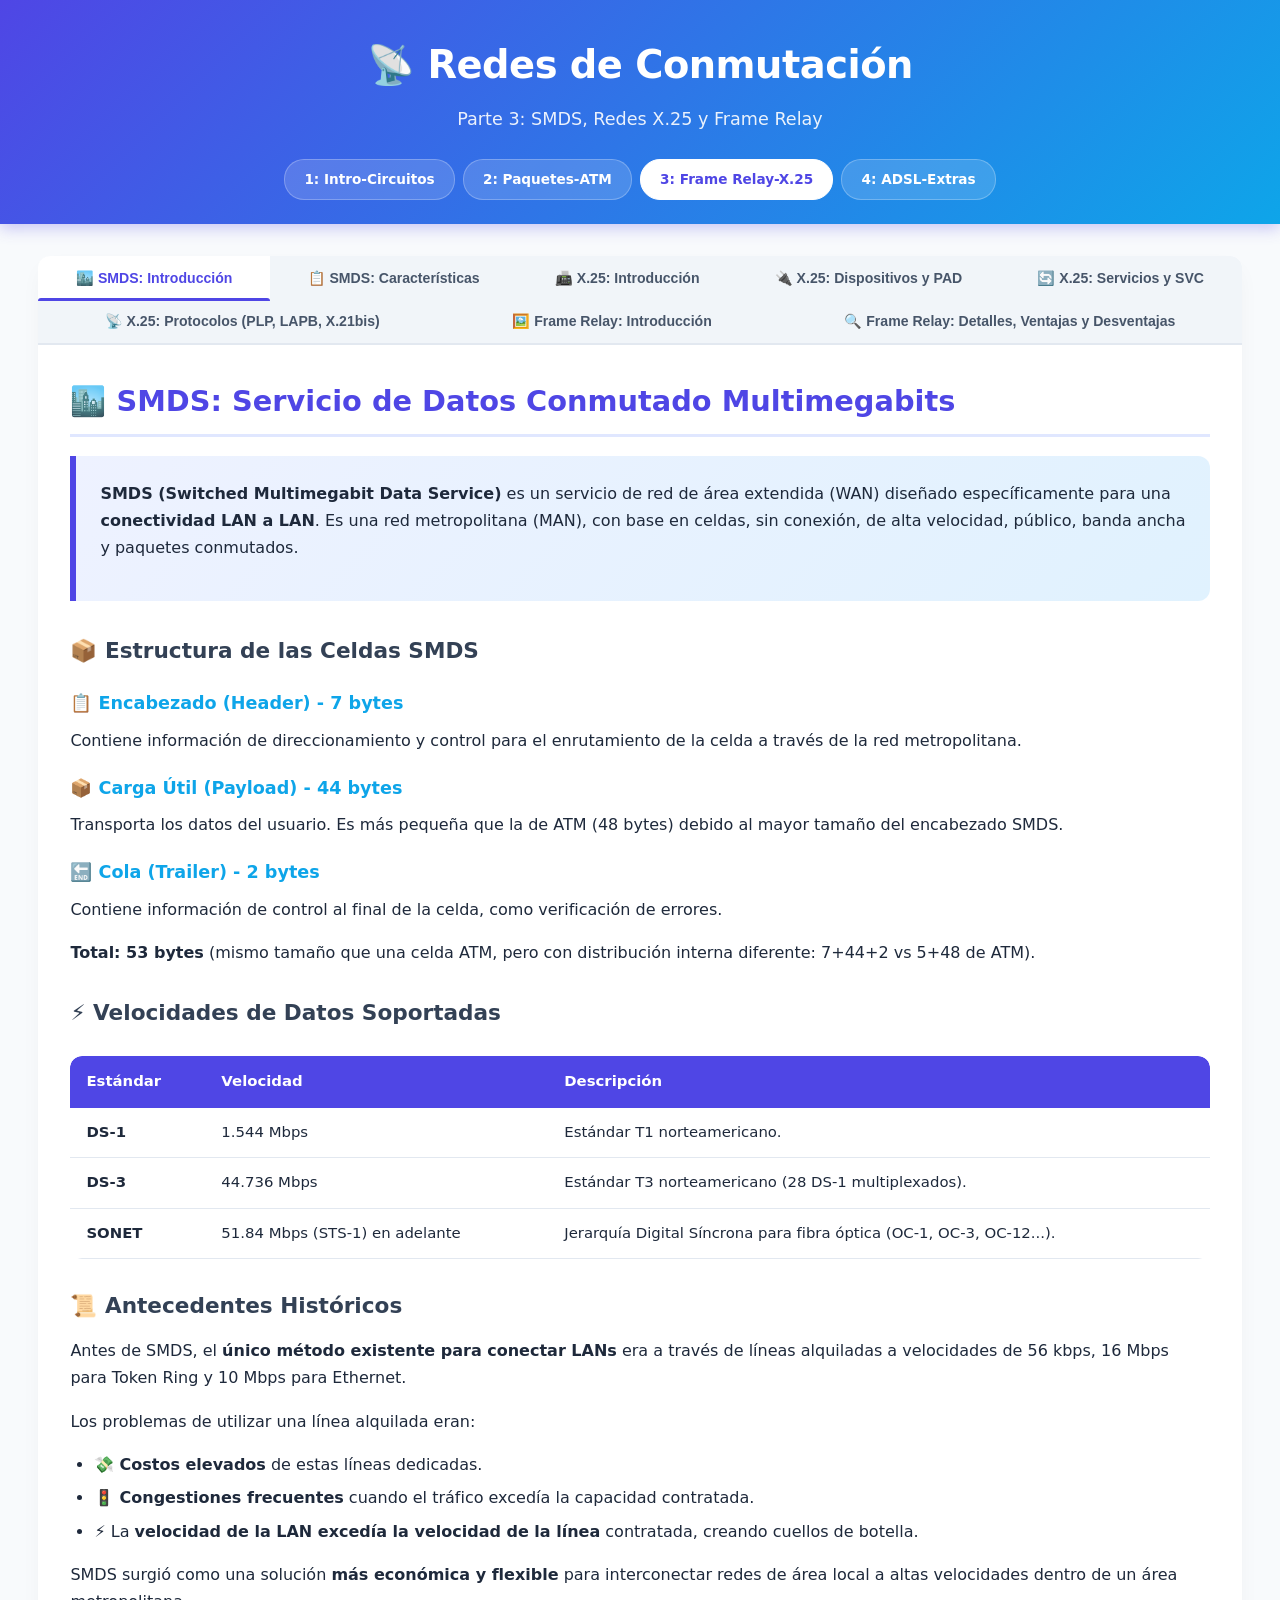
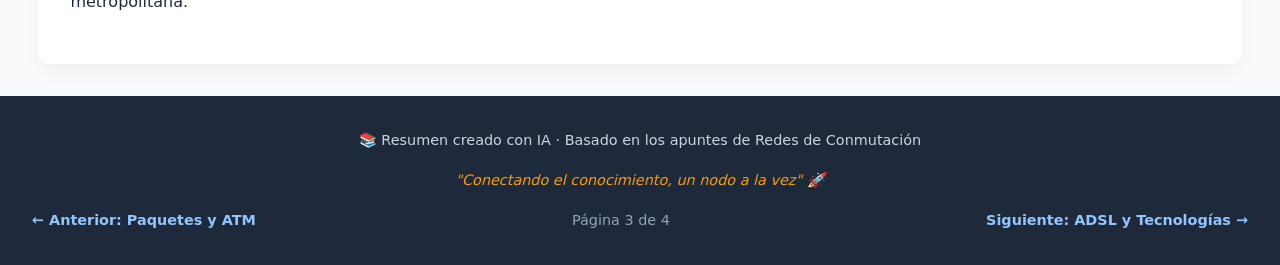
<file: pagina3.html>
<!DOCTYPE html>
<html lang="es">
<head>
  <meta charset="UTF-8">
  <meta name="viewport" content="width=device-width, initial-scale=1.0, user-scalable=yes">
  <title>Redes de Conmutación · Parte 3</title>
  <link rel="stylesheet" href="paginacss.css">
</head>
<body>

  <header>
    <h1>📡 Redes de Conmutación</h1>
    <p class="subtitulo">Parte 3: SMDS, Redes X.25 y Frame Relay</p>
    <nav class="main-nav">
      <a href="index.html">1: Intro-Circuitos</a>
      <a href="pagina2.html">2: Paquetes-ATM</a>
      <a href="pagina3.html" class="active">3: Frame Relay-X.25</a>
      <a href="pagina4.html">4: ADSL-Extras</a>
    </nav>
  </header>

  <div class="tabs-container">
    <div class="tabs-nav">
      <button class="tab-btn active" data-tab="tab-smds-intro">🏙️ SMDS: Introducción</button>
      <button class="tab-btn" data-tab="tab-smds-caract">📋 SMDS: Características</button>
      <button class="tab-btn" data-tab="tab-x25-intro">📠 X.25: Introducción</button>
      <button class="tab-btn" data-tab="tab-x25-dispos">🔌 X.25: Dispositivos y PAD</button>
      <button class="tab-btn" data-tab="tab-x25-servicios">🔄 X.25: Servicios y SVC</button>
      <button class="tab-btn" data-tab="tab-x25-protocolos">📡 X.25: Protocolos (PLP, LAPB, X.21bis)</button>
      <button class="tab-btn" data-tab="tab-frame-intro">🖼️ Frame Relay: Introducción</button>
      <button class="tab-btn" data-tab="tab-frame-detalle">🔍 Frame Relay: Detalles, Ventajas y Desventajas</button>
    </div>

    <div class="tabs-content">

      <!-- PESTAÑA: SMDS - INTRODUCCIÓN -->
      <div class="tab-panel active" id="tab-smds-intro">
        <h2>🏙️ SMDS: Servicio de Datos Conmutado Multimegabits</h2>
        
        <div class="definition-card">
          <p><strong>SMDS (Switched Multimegabit Data Service)</strong> es un servicio de red de área extendida (WAN) diseñado específicamente para una <strong>conectividad LAN a LAN</strong>. Es una red metropolitana (MAN), con base en celdas, sin conexión, de alta velocidad, público, banda ancha y paquetes conmutados.</p>
        </div>

        <h3>📦 Estructura de las Celdas SMDS</h3>
        <div class="cell-structure smds">
          <div class="cell-header">
            <h4>📋 Encabezado (Header) - 7 bytes</h4>
            <p>Contiene información de direccionamiento y control para el enrutamiento de la celda a través de la red metropolitana.</p>
          </div>
          <div class="cell-payload">
            <h4>📦 Carga Útil (Payload) - 44 bytes</h4>
            <p>Transporta los datos del usuario. Es más pequeña que la de ATM (48 bytes) debido al mayor tamaño del encabezado SMDS.</p>
          </div>
          <div class="cell-trailer">
            <h4>🔚 Cola (Trailer) - 2 bytes</h4>
            <p>Contiene información de control al final de la celda, como verificación de errores.</p>
          </div>
        </div>
        <p class="cell-total"><strong>Total: 53 bytes</strong> (mismo tamaño que una celda ATM, pero con distribución interna diferente: 7+44+2 vs 5+48 de ATM).</p>

        <h3>⚡ Velocidades de Datos Soportadas</h3>
        <div class="table-responsive">
          <table>
            <thead>
              <tr><th>Estándar</th><th>Velocidad</th><th>Descripción</th></tr>
            </thead>
            <tbody>
              <tr><td><strong>DS-1</strong></td><td>1.544 Mbps</td><td>Estándar T1 norteamericano.</td></tr>
              <tr><td><strong>DS-3</strong></td><td>44.736 Mbps</td><td>Estándar T3 norteamericano (28 DS-1 multiplexados).</td></tr>
              <tr><td><strong>SONET</strong></td><td>51.84 Mbps (STS-1) en adelante</td><td>Jerarquía Digital Síncrona para fibra óptica (OC-1, OC-3, OC-12...).</td></tr>
            </tbody>
          </table>
        </div>

        <h3>📜 Antecedentes Históricos</h3>
        <div class="historical-note">
          <p>Antes de SMDS, el <strong>único método existente para conectar LANs</strong> era a través de líneas alquiladas a velocidades de 56 kbps, 16 Mbps para Token Ring y 10 Mbps para Ethernet.</p>
          <p>Los problemas de utilizar una línea alquilada eran:</p>
          <ul>
            <li>💸 <strong>Costos elevados</strong> de estas líneas dedicadas.</li>
            <li>🚦 <strong>Congestiones frecuentes</strong> cuando el tráfico excedía la capacidad contratada.</li>
            <li>⚡ La <strong>velocidad de la LAN excedía la velocidad de la línea</strong> contratada, creando cuellos de botella.</li>
          </ul>
          <p>SMDS surgió como una solución <strong>más económica y flexible</strong> para interconectar redes de área local a altas velocidades dentro de un área metropolitana.</p>
        </div>
      </div>

      <!-- PESTAÑA: SMDS - CARACTERÍSTICAS -->
      <div class="tab-panel" id="tab-smds-caract">
        <h2>📋 Características Técnicas de SMDS</h2>
        
        <h3>🔌 Interfaz de Red (SNI - Subscriber Network Interface)</h3>
        <div class="card">
          <p>El interfaz de red a los locales del abonado se denomina <strong>SNI (Interfaz de Subred de Abonado)</strong>. Las tramas "no orientadas a conexión" son enviadas sobre el SNI entre equipos de abonado y el equipamiento de la red pública.</p>
          <ul>
            <li>El formato de los datos y el nivel de adaptación es <strong>idéntico al especificado por IEEE 802.6</strong> (estándar para redes metropolitanas DQDB).</li>
            <li>El SNI se especifica como un <strong>interfaz DQDB punto-a-punto</strong>, aunque el interfaz punto-a-multipunto no está excluido.</li>
            <li>El caso de bucle de bus dual no se ha contemplado por su complejidad y coste, y porque existen alternativas más simples para ofrecer redundancia.</li>
          </ul>
        </div>

        <h3>📋 Características Adicionales</h3>
        <div class="feature-list">
          <div class="feature-item">
            <h4>🔌 Nivel Físico</h4>
            <p>El nivel físico del SNI es el especificado por el estándar <strong>IEEE 802.6</strong> (DQDB - Distributed Queue Dual Bus), diseñado para redes metropolitanas de alta velocidad.</p>
          </div>

          <div class="feature-item">
            <h4>📮 Direccionamiento</h4>
            <p>Las direcciones fuente y destino conforman el estándar <strong>E.164</strong> (numeración telefónica internacional). SMDS soporta también direcciones de <strong>broadcast y multicast</strong> E.164, permitiendo enviar datos a múltiples destinos simultáneamente.</p>
          </div>

          <div class="feature-item">
            <h4>🔒 Grupos Cerrados de Usuarios</h4>
            <p>Capacidad de definir <strong>Grupos Cerrados de Usuarios</strong> mediante validación de direcciones tanto en salida como en destino. Esto permite crear redes privadas virtuales dentro de la infraestructura pública de SMDS, restringiendo la comunicación solo a miembros autorizados del grupo.</p>
          </div>
        </div>

        <div class="summary-box">
          <h4>🏙️ En Resumen: ¿Qué es SMDS?</h4>
          <ul>
            <li>✅ Servicio de red <strong>metropolitana (MAN)</strong> de alta velocidad.</li>
            <li>✅ Basado en <strong>celdas de 53 bytes</strong> (similar a ATM).</li>
            <li>✅ <strong>Sin conexión</strong> (no requiere establecimiento previo).</li>
            <li>✅ <strong>Público</strong> (ofrecido por operadores de telecomunicaciones).</li>
            <li>✅ Diseñado para <strong>interconectar LANs</strong> (redes de área local).</li>
            <li>✅ Soporta velocidades desde DS-1 (1.5 Mbps) hasta SONET.</li>
          </ul>
        </div>
      </div>

      <!-- PESTAÑA: X.25 - INTRODUCCIÓN -->
      <div class="tab-panel" id="tab-x25-intro">
        <h2>📠 Redes X.25: Introducción</h2>
        
        <div class="definition-card">
          <p><strong>X.25</strong> es un protocolo estándar para la comunicación en una <strong>WAN (Wide Area Network)</strong>. Define cómo deben establecerse y mantenerse las conexiones entre los dispositivos del usuario y los dispositivos de la red.</p>
        </div>

        <h3>🎯 Características Fundamentales</h3>
        <div class="card-container">
          <div class="card">
            <h4>🔌 Independencia de Sistemas</h4>
            <p>X.25 está diseñado para <strong>operar efectivamente sin importar los tipos de sistemas</strong> conectados a la red. Cualquier dispositivo que implemente el estándar puede comunicarse.</p>
          </div>
          <div class="card">
            <h4>📦 Conmutación de Paquetes</h4>
            <p>Se utiliza específicamente en las <strong>redes de conmutación de paquetes</strong>. Fue el protocolo pionero que popularizó este tipo de redes para datos.</p>
          </div>
          <div class="card">
            <h4>📅 Historia</h4>
            <p>Inicialmente fue desarrollado por los <strong>carriers (operadores de telecomunicaciones)</strong> en <strong>1970</strong>. Actualmente se administra como un estándar internacional por la <strong>ITU-T</strong> (Unión Internacional de Telecomunicaciones).</p>
          </div>
        </div>

        <h3>🔍 Contexto Histórico y Tecnológico</h3>
        <div class="historical-note">
          <p>X.25 fue diseñado en una época donde la infraestructura de telecomunicaciones era predominantemente <strong>analógica</strong> y con <strong>altas tasas de error</strong> en las líneas de transmisión. Por esta razón, el protocolo incorpora:</p>
          <ul>
            <li>🔍 <strong>Abundantes controles de errores</strong> en cada salto de la red.</li>
            <li>🔄 <strong>Mecanismos redundantes</strong> para el control de flujo.</li>
            <li>📦 <strong>Paquetes de tamaño pequeño</strong> para facilitar las retransmisiones en caso de error.</li>
          </ul>
          <p>Esto lo hacía muy <strong>robusto pero lento</strong> para los estándares modernos.</p>
        </div>
      </div>

      <!-- PESTAÑA: X.25 - DISPOSITIVOS Y PAD -->
      <div class="tab-panel" id="tab-x25-dispos">
        <h2>🔌 Dispositivos X.25 y PAD</h2>
        
        <h3>📋 Clasificación de Dispositivos X.25</h3>
        <div class="device-classification">
          <div class="device-card">
            <h4>💻 DTE (Data Terminal Equipment)</h4>
            <p><strong>Equipo Terminal de Datos.</strong> Es el dispositivo del usuario final que se conecta a la red X.25. Puede ser una computadora, un terminal, una impresora de red, etc. <strong>Inicia o recibe las comunicaciones.</strong></p>
            <p><em>Ejemplo: una computadora personal con software X.25, un cajero automático bancario.</em></p>
          </div>

          <div class="device-card">
            <h4>🔌 DCE (Data Circuit-Terminating Equipment)</h4>
            <p><strong>Equipo de Terminación de Circuito de Datos.</strong> Es el dispositivo que proporciona el acceso a la red X.25. Actúa como <strong>interfaz entre el DTE y la red</strong> de conmutación de paquetes.</p>
            <p><em>Ejemplo: un módem X.25, un switch de acceso a la red pública.</em></p>
          </div>

          <div class="device-card">
            <h4>🔄 PSE (Packet Switching Exchange)</h4>
            <p><strong>Central de Conmutación de Paquetes.</strong> Son los nodos intermedios de la red X.25. <strong>Encaminan los paquetes</strong> desde el origen hasta el destino a través de la nube de conmutación.</p>
            <p><em>Ejemplo: los switches de la red pública de datos de un operador.</em></p>
          </div>
        </div>

        <h3>📦 PAD (Packet Assembler / Disassembler)</h3>
        <div class="definition-card">
          <p>El <strong>PAD (Ensamblador/Desensamblador de Paquetes)</strong> es un dispositivo muy común en las redes X.25. Se utiliza cuando el dispositivo DTE es <strong>demasiado simple</strong> como para implementar todas las funcionalidades del protocolo X.25 por sí mismo.</p>
        </div>

        <h3>⚙️ Tres Funciones Primarias del PAD</h3>
        <div class="pad-functions">
          <div class="pad-function">
            <h4>1️⃣ Buffering (Almacenamiento en Búfer)</h4>
            <p><strong>Almacena los datos</strong> temporalmente hasta que el dispositivo está listo para transmitirlos o recibirlos. Actúa como un amortiguador entre el dispositivo simple y la red.</p>
          </div>
          <div class="pad-function">
            <h4>2️⃣ Ensamblaje de Paquetes (Assembly)</h4>
            <p><strong>Forma paquetes</strong> con los datos provenientes del DTE para enviarlos hacia el DCE. Divide el flujo de datos del usuario en paquetes X.25 con sus cabeceras correspondientes.</p>
          </div>
          <div class="pad-function">
            <h4>3️⃣ Desensamblaje de Paquetes (Disassembly)</h4>
            <p>Los paquetes de entrada provenientes de la red los <strong>desensambla antes de enviarlos al DTE</strong>. Extrae los datos útiles de los paquetes y los entrega al dispositivo terminal en un formato que este pueda entender.</p>
          </div>
        </div>

        <div class="info-box">
          <p>💡 <strong>Dato clave:</strong> El PAD permite que dispositivos antiguos o muy simples (como terminales tontas) puedan conectarse a una red X.25 sin necesidad de tener implementada toda la pila de protocolos. El PAD actúa como un "traductor" entre el lenguaje del dispositivo y el lenguaje de la red.</p>
        </div>
      </div>

      <!-- PESTAÑA: X.25 - SERVICIOS Y SVC -->
      <div class="tab-panel" id="tab-x25-servicios">
        <h2>🔄 Servicios X.25 y Circuitos Virtuales Conmutados</h2>
        
        <h3>📋 Naturaleza del Servicio</h3>
        <div class="card">
          <p>X.25 es un protocolo <strong>orientado a conexión</strong>. Esto significa que antes de transmitir datos, se debe establecer una conexión lógica entre los extremos. Ofrece principalmente dos tipos de servicios de circuito virtual:</p>
        </div>

        <h3>🔗 Tipos de Servicios X.25</h3>
        <div class="service-comparison">
          <div class="service pvc">
            <h4>📌 PVC (Permanent Virtual Circuit)</h4>
            <p><strong>Circuito Virtual Permanente.</strong> Es el equivalente a una <strong>línea dedicada</strong> en el mundo de la conmutación de paquetes.</p>
            <ul>
              <li>✅ Es definido de manera <strong>estática</strong> por el administrador de la red.</li>
              <li>✅ <strong>Siempre está disponible</strong> mientras la red lo esté (no requiere establecimiento de llamada).</li>
              <li>✅ Similar conceptualmente a un PVC de ATM o Frame Relay.</li>
              <li>❌ Menos flexible: la ruta está fijada administrativamente.</li>
            </ul>
          </div>

          <div class="service svc">
            <h4>📞 SVC (Switched Virtual Circuit)</h4>
            <p><strong>Circuito Virtual Conmutado.</strong> Es el equivalente a una <strong>llamada telefónica</strong> en la red de datos.</p>
            <ul>
              <li>🟢 La red <strong>establece una conexión</strong> en un circuito virtual.</li>
              <li>🟢 <strong>Transfiere paquetes</strong> a través de ese circuito.</li>
              <li>🟢 <strong>Libera la conexión</strong> cuando la comunicación finaliza.</li>
              <li>✅ Más flexible: se establece bajo demanda, solo cuando se necesita.</li>
            </ul>
          </div>
        </div>

        <h3>🔍 Características de los SVC en X.25</h3>
        <div class="svc-details">
          <ul>
            <li>Define la existencia de un <strong>camino lógico y bidireccional</strong> desde un DTE a otro a través de la red X.25.</li>
            <li>Físicamente, la conexión puede pasar por <strong>muchos nodos intermedios</strong> como DCE y PSE.</li>
            <li><strong>Varios circuitos virtuales</strong> (SVCs y PVCs) pueden ser <strong>multiplexados en un solo circuito físico</strong> entre el DTE y el DCE.</li>
          </ul>
        </div>

        <div class="multiplex-explanation">
          <h4>🔀 Multiplexación de Circuitos Virtuales</h4>
          <p>Una de las grandes ventajas de X.25 es que sobre un <strong>único enlace físico</strong> entre el DTE y el DCE se pueden establecer <strong>múltiples circuitos virtuales simultáneos</strong>, cada uno con un identificador diferente. Esto permite que un solo equipo se comunique con múltiples destinos al mismo tiempo usando una sola conexión física.</p>
        </div>
      </div>

      <!-- PESTAÑA: X.25 - PROTOCOLOS -->
      <div class="tab-panel" id="tab-x25-protocolos">
        <h2>📡 Protocolos de la Arquitectura X.25</h2>
        
        <p>X.25 define protocolos en las <strong>tres primeras capas del modelo OSI</strong>: capa física, capa de enlace y capa de red.</p>

        <h3>📋 Packet Layer Protocol (PLP) - Capa de Red</h3>
        <div class="protocol-detail">
          <p><strong>PLP (Packet Layer Protocol)</strong> trabaja al nivel de la <strong>capa de red</strong> del modelo OSI. Administra las conexiones entre el DCE y el DTE, gestionando el establecimiento y liberación de circuitos virtuales.</p>
          
          <h4>🔄 Cinco Modos de Operación de PLP</h4>
          <div class="mode-grid">
            <div class="mode">
              <h4>📞 Call Setup</h4>
              <p>Modo utilizado para <strong>establecer SVCs</strong> entre los DTE. Usa el esquema de direccionamiento <strong>X.121</strong> para identificar los extremos. Funciona en un circuito virtual mientras otros circuitos están en otros modos. <strong>Solo se utiliza en SVCs.</strong></p>
            </div>
            <div class="mode">
              <h4>📤 Data Transfer</h4>
              <p>Se utiliza para <strong>transferir datos</strong> entre dos DTEs sobre un circuito virtual. En este modo PLP realiza: <strong>segmentación y reensamble, bit padding, control de flujo y control de errores.</strong> Funciona en PVCs y SVCs.</p>
            </div>
            <div class="mode">
              <h4>⏸️ Idle</h4>
              <p>Se utiliza cuando un circuito virtual está <strong>establecido pero no hay transferencia de datos</strong> en ese momento. El circuito permanece listo para transmitir. <strong>Solo se utiliza para SVCs.</strong></p>
            </div>
            <div class="mode">
              <h4>📴 Call Clearing</h4>
              <p>Se utiliza para <strong>terminar la sesión</strong> entre DTEs y para finalizar los SVCs. Libera los recursos del circuito virtual. <strong>Solo se utiliza para SVCs.</strong></p>
            </div>
            <div class="mode">
              <h4>🔄 Restarting</h4>
              <p>Se utiliza para <strong>sincronizar la transmisión</strong> entre DTEs y DCEs. <strong>Afecta a todos los circuitos virtuales del DTE</strong> simultáneamente, reiniciando todas las comunicaciones activas.</p>
            </div>
          </div>
        </div>

        <h3>📡 Link Access Procedure Balanced (LAPB) - Capa de Enlace</h3>
        <div class="protocol-detail">
          <p><strong>LAPB (Procedimiento de Acceso al Enlace Balanceado)</strong> es un protocolo de <strong>capa de enlace de datos</strong> que administra la comunicación y el entramado de paquetes entre el DTE y el DCE. Es un protocolo <strong>orientado a bit</strong> que asegura que las tramas estén correctamente ordenadas y libres de error.</p>
          
          <h4>📨 Tres Tipos de Tramas LAPB</h4>
          <div class="frame-types">
            <div class="frame i-frame">
              <h4>ℹ️ Tramas de Información (I-frame)</h4>
              <p><strong>Llevan información de la capa superior</strong> (datos del usuario). Sus funciones son:</p>
              <ul>
                <li>🔀 <strong>Control de flujo:</strong> evita que el emisor sature al receptor.</li>
                <li>✅ <strong>Detección y corrección de errores:</strong> mediante números de secuencia y retransmisiones.</li>
                <li>🔢 <strong>Control de secuencia:</strong> asegura que las tramas se entreguen en orden.</li>
              </ul>
            </div>
            <div class="frame s-frame">
              <h4>🔍 Tramas de Supervisión (S-frame)</h4>
              <p><strong>Llevan información de control</strong> (no datos de usuario). Sus funciones son:</p>
              <ul>
                <li>📩 <strong>Solicitud y suspensión</strong> de la transmisión.</li>
                <li>📊 <strong>Reporte del estado</strong> de la comunicación.</li>
                <li>✅ <strong>Reconocimiento (ACK)</strong> de recepción de I-frames.</li>
              </ul>
            </div>
            <div class="frame u-frame">
              <h4>🔢 Tramas No Numeradas (U-frame)</h4>
              <p><strong>Llevan información de control</strong> para gestión del enlace. Sus funciones son:</p>
              <ul>
                <li>🔗 <strong>Establecimiento del enlace</strong> entre DTE y DCE.</li>
                <li>🔌 <strong>Desconexión</strong> del enlace.</li>
                <li>⚠️ <strong>Reporte de errores</strong> en la comunicación.</li>
              </ul>
            </div>
          </div>
        </div>

        <h3>🔌 Protocolo X.21bis - Capa Física</h3>
        <div class="protocol-detail">
          <p><strong>X.21bis</strong> es el protocolo de la <strong>capa física</strong> de X.25. Define las interfaces eléctricas y mecánicas para la conexión física.</p>
          <h4>Características:</h4>
          <ul>
            <li>⚡ <strong>Maneja la activación y desactivación</strong> del medio físico entre DTE y DCE.</li>
            <li>🔗 Soporta <strong>conexiones punto a punto</strong>.</li>
            <li>⚡ Velocidad de hasta <strong>19.2 kbps</strong>.</li>
            <li>🔄 Transmisión <strong>síncrona full dúplex</strong> sobre 2 pares de cables.</li>
          </ul>
        </div>
      </div>

      <!-- PESTAÑA: FRAME RELAY - INTRODUCCIÓN -->
      <div class="tab-panel" id="tab-frame-intro">
        <h2>🖼️ Frame Relay: Introducción y Evolución</h2>
        
        <div class="definition-card">
          <p>En una red <strong>Frame Relay</strong> (conmutación de paquetes), los paquetes enviados son de <strong>longitud variable</strong> sobre LANs o WANs. Los paquetes de longitud variable, o <strong>tramas</strong>, son paquetes de datos que contienen información de direccionamiento adicional y gestión de errores necesaria para su distribución.</p>
        </div>

        <h3>🔍 Definición Técnica</h3>
        <div class="card">
          <p>Es un <strong>protocolo de enlace</strong>, que se define como un servicio portador RDSI (Red Digital de Servicios Integrados), de banda estrecha en modo de paquetes para el intercambio de datos y voz a alta velocidad. Permite la interconexión de redes de área local separadas geográficamente a un costo menor.</p>
          <p>Trabaja solamente en los <strong>dos primeros niveles del modelo OSI</strong> (capa física y capa de enlace), y ha sido específicamente adaptado para velocidades de hasta <strong>2.048 Mbps (E1)</strong>, aunque nada le impide superarlas en implementaciones propietarias.</p>
        </div>

        <h3>📈 Evolución desde X.25 a Frame Relay</h3>
        <div class="evolution-timeline">
          <div class="evolution-step">
            <h4>📠 X.25 (Años 70)</h4>
            <p>Diseñado para líneas analógicas con <strong>alta tasa de errores</strong>. Incluye control de errores en cada "salto" de la red (entre cada par de nodos consecutivos). Esto genera un importante <strong>"overhead"</strong> (sobrecarga) que reduce la eficiencia.</p>
            <ul>
              <li>🐌 <strong>Lento</strong> pero extremadamente robusto.</li>
              <li>📦 Paquetes pequeños para facilitar retransmisiones.</li>
              <li>🔍 Verificación de errores en cada nodo intermedio.</li>
            </ul>
          </div>
          <div class="evolution-arrow">→</div>
          <div class="evolution-step">
            <h4>🖼️ Frame Relay (Años 80-90)</h4>
            <p>Diseñado para <strong>infraestructuras digitales modernas</strong> con muy baja tasa de error. <strong>Elimina la función de control de errores en los conmutadores intermedios</strong>, delegándola a los extremos.</p>
            <ul>
              <li>🚀 <strong>Mucho más rápido</strong> y eficiente.</li>
              <li>📦 Tramas de longitud variable (hasta 8,250 bytes).</li>
              <li>✅ Verificación de errores solo en los extremos (origen y destino).</li>
            </ul>
          </div>
        </div>

        <h3>💡 La Clave de Frame Relay</h3>
        <div class="highlight-box">
          <p>Frame Relay <strong>maximiza la eficacia</strong> aprovechándose de las modernas infraestructuras digitales, de mucha mayor calidad y con muy bajo índice de error, y además permite <strong>mayor flujo de información</strong>. La clave para que Frame Relay sea aceptada con facilidad es su <strong>gran facilidad para ser incorporado a equipos ya existentes</strong>: encaminadores (routers), ordenadores, conmutadores, multiplexores, etc., y que estos pueden con Frame Relay realizar sus funciones de un modo más eficiente.</p>
        </div>
      </div>

      <!-- PESTAÑA: FRAME RELAY - DETALLES -->
      <div class="tab-panel" id="tab-frame-detalle">
        <h2>🔍 Frame Relay: Características, Funcionamiento, Ventajas y Desventajas</h2>
        
        <h3>📋 Características Principales</h3>
        <div class="feature-grid">
          <div class="feature-item">
            <h4>📡 Protocolo de Enlace</h4>
            <p>Es un <strong>Protocolo de Enlace</strong> mediante circuito virtual permanente (PVC), muy usado para dar <strong>conexión directa a Internet</strong> a empresas.</p>
          </div>
          <div class="feature-item">
            <h4>📦 Tramas de Tamaño Variable</h4>
            <p>Sistema y tecnología de transmisión de datos que consiste en la conmutación de unidades de datos de tamaño variable, denominadas <strong>Tramas</strong>. La información transmitida puede oscilar entre <strong>1 y 8,250 bytes</strong> (por defecto 1,600 bytes).</p>
          </div>
          <div class="feature-item">
            <h4>🏗️ Dos Primeros Niveles OSI</h4>
            <p>Trabaja <strong>solamente con los dos primeros niveles OSI</strong>: nivel físico y nivel de enlace. Esto lo hace más simple y rápido que X.25 (que abarca hasta capa de red).</p>
          </div>
          <div class="feature-item">
            <h4>🌐 Proveedor de Enlaces</h4>
            <p>Es un protocolo que se emplea en determinadas oportunidades como <strong>proveedor de enlaces digitales de alta velocidad a Internet</strong> para empresas y organizaciones.</p>
          </div>
          <div class="feature-item">
            <h4>🤝 Interoperabilidad</h4>
            <p>Demuestra un <strong>alto grado de interoperabilidad</strong> entre diferentes fabricantes de equipos y redes, lo que facilita su adopción en entornos multi-proveedor.</p>
          </div>
          <div class="feature-item">
            <h4>🌐 Red Pública como Red Privada</h4>
            <p>Proporciona <strong>conexiones entre usuarios a través de una red pública</strong>, del mismo modo que lo haría una red privada con circuito punto a punto, pero a un costo mucho menor.</p>
          </div>
        </div>

        <h3>⚙️ Funcionamiento de Frame Relay</h3>
        <div class="workflow">
          <div class="workflow-step">
            <h4>🔌 1. Conexión del Usuario</h4>
            <p>Lo primero es <strong>conectar a los usuarios</strong> mediante un acceso Frame Relay (puerto en el nodo de la red + línea de acceso).</p>
          </div>
          <div class="workflow-step">
            <h4>🗺️ 2. Definición del CVP</h4>
            <p>Después hay que <strong>definir en la red un CVP (Circuito Virtual Permanente)</strong> entre los accesos, que es el camino lógico para la transmisión de información.</p>
          </div>
          <div class="workflow-step">
            <h4>🔀 3. Multiplexación Estadística</h4>
            <p>Un usuario puede definir <strong>más de un CVP hasta distintos destinos</strong> a través de un único acceso Frame Relay. Este concepto se llama <strong>multiplexación estadística</strong>: un solo enlace físico transporta múltiples circuitos virtuales simultáneamente.</p>
          </div>
          <div class="workflow-step">
            <h4>📨 4. Procesamiento de Tramas</h4>
            <p>La red Frame Relay obtiene datos de los usuarios en las tramas recibidas, <strong>comprueba que sean válidas</strong>, y las enruta hacia el destino indicado en el <strong>DLCI (Data Link Connection Identifier)</strong> del campo "dirección". Si la red detecta errores en las tramas entrantes, o si el DLCI no es válido, la trama se <strong>descarta</strong>.</p>
          </div>
        </div>

        <h3>🖼️ Estructura de una Trama Frame Relay</h3>
        <div class="frame-structure">
          <ul>
            <li>🚩 <strong>Flag:</strong> Secuencia de comienzo y fin de trama (delimitadores).</li>
            <li>📮 <strong>Campo de Dirección:</strong> Contiene el <strong>DLCI</strong> y otros bits de control de congestión.</li>
            <li>📦 <strong>Campo de Información:</strong> Los datos del usuario. Permite transmitir un paquete entero de protocolos LAN.</li>
          </ul>
        </div>

        <h3>✅ Ventajas de Frame Relay</h3>
        <div class="advantages-detailed">
          <div class="advantage">
            <h4>🚀 Mayor Velocidad y Prestaciones</h4>
            <p>Permite mayor velocidad que X.25 al eliminar la verificación de errores en cada nodo intermedio. Además, un mismo circuito sirve a varias conexiones, reduciendo el número de puertos y circuitos precisos, y por tanto el <strong>costo total</strong>.</p>
          </div>
          <div class="advantage">
            <h4>💡 Eficiencia Maximizada</h4>
            <p>Maximiza la eficacia aprovechándose de las modernas infraestructuras digitales, de mucha mayor calidad y con muy bajos índices de errores, permitiendo <strong>mayor flujo de información</strong>.</p>
          </div>
          <div class="advantage">
            <h4>💰 Reemplazo de Líneas Privadas</h4>
            <p>Reemplaza las costosas <strong>líneas privadas punto a punto</strong> por un solo enlace a la red pública Frame Relay, reduciendo drásticamente los costos de conectividad.</p>
          </div>
          <div class="advantage">
            <h4>💻 Implementación por Software</h4>
            <p>Puede ser <strong>implementado en software</strong> (por ejemplo, en un encaminador/router), y por tanto puede ser <strong>mucho más barato</strong> que soluciones hardware dedicadas.</p>
          </div>
          <div class="advantage">
            <h4>⚡ Red Rápida</h4>
            <p>En comparación con X.25, Frame Relay es significativamente más rápido debido a su menor sobrecarga de procesamiento en los nodos intermedios.</p>
          </div>
        </div>

        <h3>❌ Desventajas de Frame Relay</h3>
        <div class="disadvantages-detailed">
          <div class="disadvantage">
            <h4>🐌 Velocidad Limitada</h4>
            <p>Solo ha sido definido para velocidades de hasta <strong>1.544/2.048 Mbps (T1/E1)</strong>. Para velocidades superiores se requieren otras tecnologías como ATM.</p>
          </div>
          <div class="disadvantage">
            <h4>🏚️ Tecnología Considerada Antigua</h4>
            <p>Sigue siendo una tecnología considerada antigua hoy en día, ya que no inventa nuevos protocolos ni mejora los dispositivos de la red; sino que se limita a <strong>eliminar parte de la carga de protocolo y funciones del X.25</strong>.</p>
          </div>
          <div class="disadvantage">
            <h4>🔩 No es una Red Integrada</h4>
            <p>Frame Relay fue diseñado principalmente para datos. <strong>No es una red integrada</strong> que maneje de forma nativa y óptima voz, video y datos simultáneamente (a diferencia de ATM).</p>
          </div>
          <div class="disadvantage">
            <h4>📱 No Soporta Aplicaciones Sencillas</h4>
            <p><strong>No soporta aplicaciones sencillas al mismo tiempo</strong>, al menos de forma estándar. Está optimizado para ráfagas de datos, no para tráfico constante.</p>
          </div>
          <div class="disadvantage">
            <h4>⚠️ Vulnerabilidad en la Conexión</h4>
            <p>Dado que Frame Relay está <strong>orientado a conexión</strong>, las redes orientadas a conexión son <strong>susceptibles de perderla</strong> si el enlace entre el nodo conmutador de dos redes falla. La recuperación puede no ser automática.</p>
          </div>
        </div>
      </div>

    </div>
  </div>

  <footer>
    <p>📚 Resumen creado con IA · Basado en los apuntes de Redes de Conmutación</p>
    <p class="tagline">"Conectando el conocimiento, un nodo a la vez" 🚀</p>
    <nav class="footer-nav">
      <a href="pagina2.html">← Anterior: Paquetes y ATM</a>
      <span>Página 3 de 4</span>
      <a href="pagina4.html">Siguiente: ADSL y Tecnologías →</a>
    </nav>
  </footer>

  <script src="paginajs.js" defer></script>
</body>
</html>
</file>
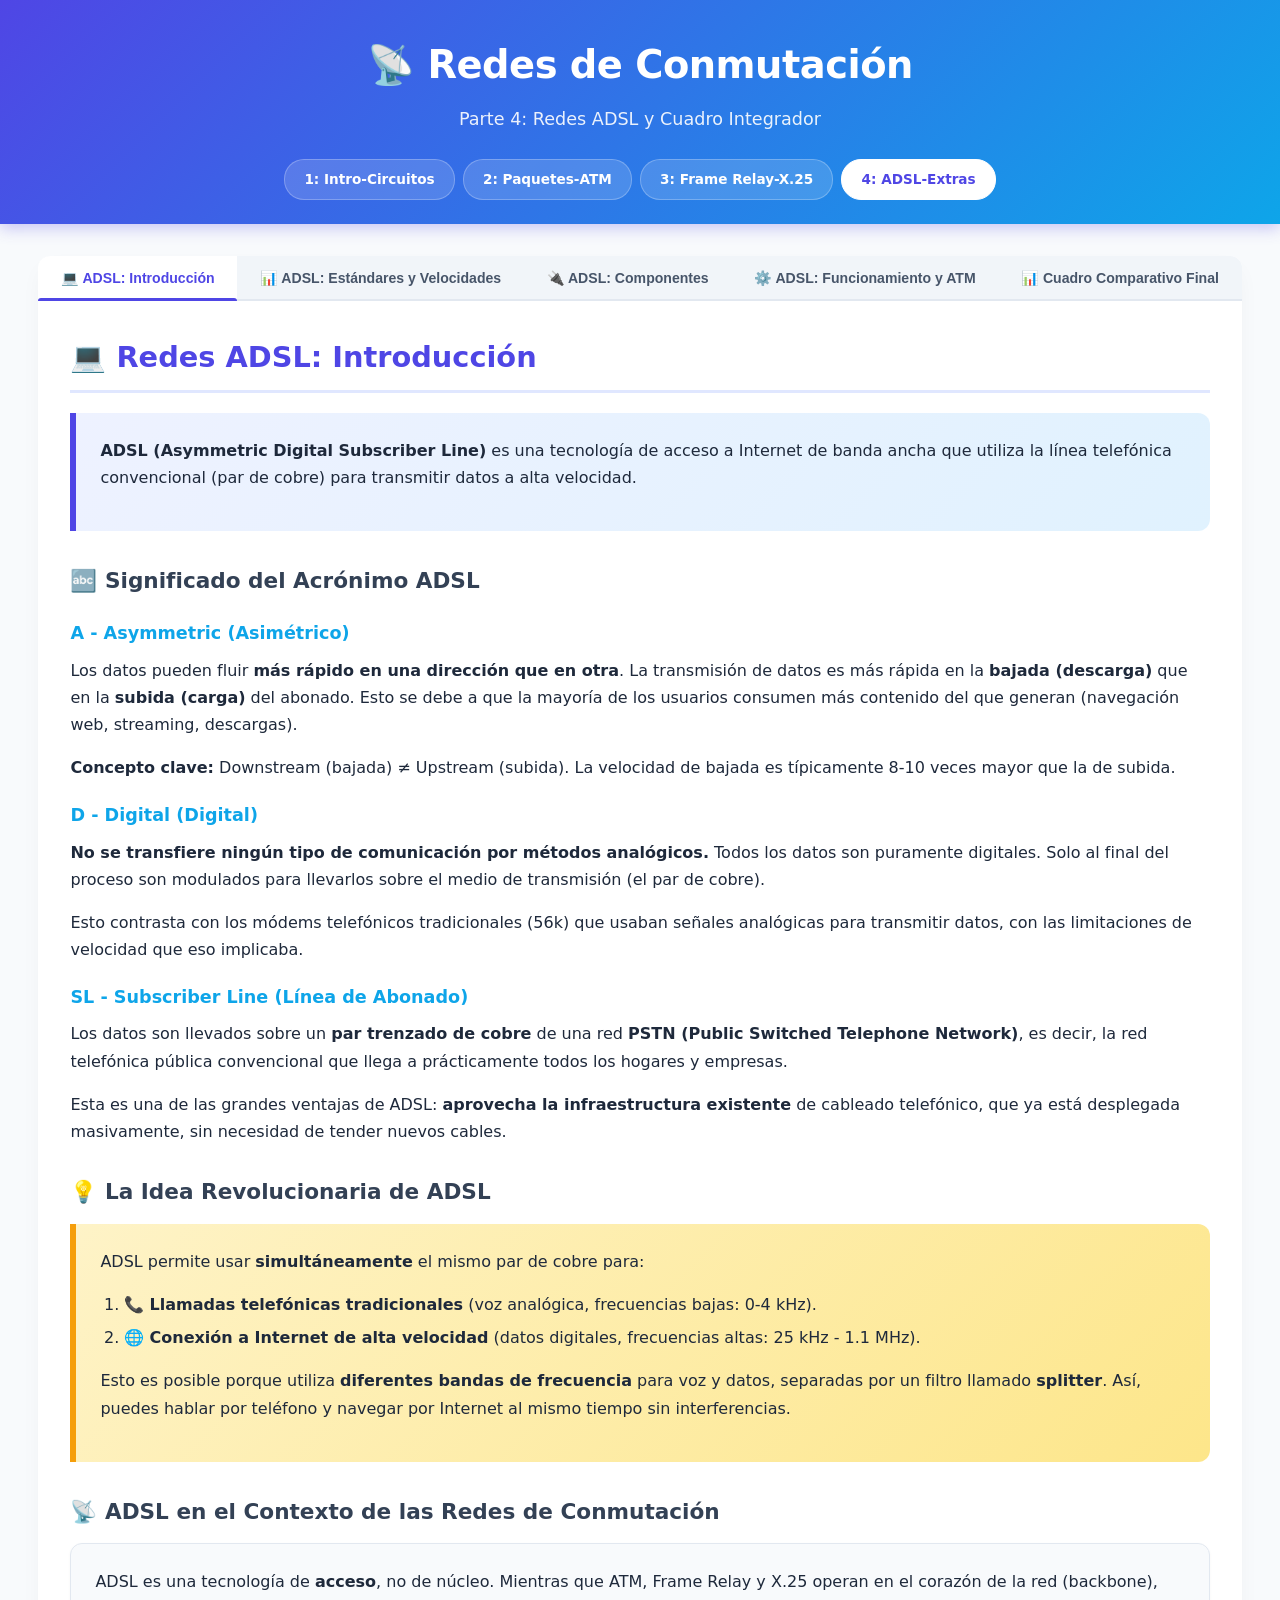
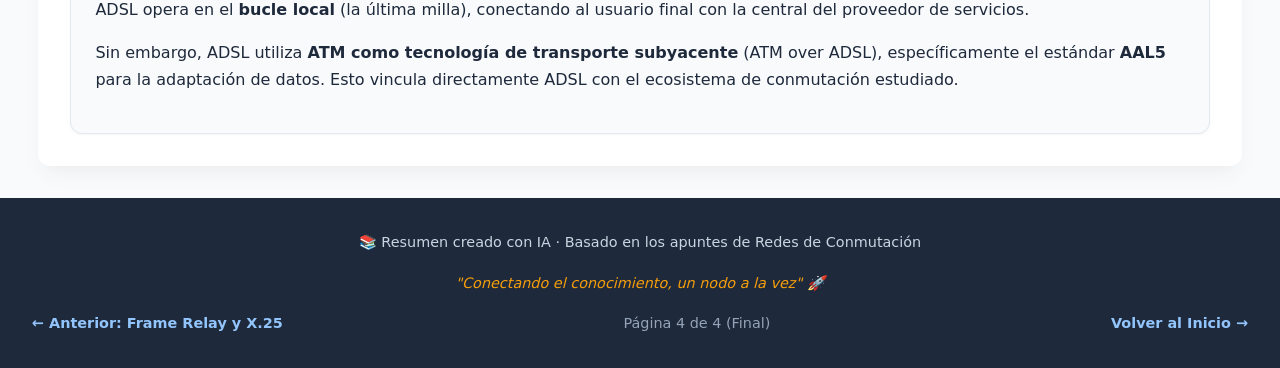
<file: pagina4.html>
<!DOCTYPE html>
<html lang="es">
<head>
  <meta charset="UTF-8">
  <meta name="viewport" content="width=device-width, initial-scale=1.0, user-scalable=yes">
  <title>Redes de Conmutación · Parte 4</title>
  <link rel="stylesheet" href="paginacss.css">
</head>
<body>

  <header>
    <h1>📡 Redes de Conmutación</h1>
    <p class="subtitulo">Parte 4: Redes ADSL y Cuadro Integrador</p>
    <nav class="main-nav">
      <a href="index.html">1: Intro-Circuitos</a>
      <a href="pagina2.html">2: Paquetes-ATM</a>
      <a href="pagina3.html">3: Frame Relay-X.25</a>
      <a href="pagina4.html" class="active">4: ADSL-Extras</a>
    </nav>
  </header>

  <div class="tabs-container">
    <div class="tabs-nav">
      <button class="tab-btn active" data-tab="tab-adsl-intro">💻 ADSL: Introducción</button>
      <button class="tab-btn" data-tab="tab-adsl-estandares">📊 ADSL: Estándares y Velocidades</button>
      <button class="tab-btn" data-tab="tab-adsl-componentes">🔌 ADSL: Componentes</button>
      <button class="tab-btn" data-tab="tab-adsl-funciona">⚙️ ADSL: Funcionamiento y ATM</button>
      <button class="tab-btn" data-tab="tab-cuadro">📊 Cuadro Comparativo Final</button>
    </div>

    <div class="tabs-content">

      <!-- PESTAÑA: ADSL - INTRODUCCIÓN -->
      <div class="tab-panel active" id="tab-adsl-intro">
        <h2>💻 Redes ADSL: Introducción</h2>
        
        <div class="definition-card">
          <p><strong>ADSL (Asymmetric Digital Subscriber Line)</strong> es una tecnología de acceso a Internet de banda ancha que utiliza la línea telefónica convencional (par de cobre) para transmitir datos a alta velocidad.</p>
        </div>

        <h3>🔤 Significado del Acrónimo ADSL</h3>
        <div class="acronym-breakdown">
          <div class="acronym-part">
            <h4><span class="letter">A</span> - Asymmetric (Asimétrico)</h4>
            <p>Los datos pueden fluir <strong>más rápido en una dirección que en otra</strong>. La transmisión de datos es más rápida en la <strong>bajada (descarga)</strong> que en la <strong>subida (carga)</strong> del abonado. Esto se debe a que la mayoría de los usuarios consumen más contenido del que generan (navegación web, streaming, descargas).</p>
            <p><strong>Concepto clave:</strong> Downstream (bajada) ≠ Upstream (subida). La velocidad de bajada es típicamente 8-10 veces mayor que la de subida.</p>
          </div>

          <div class="acronym-part">
            <h4><span class="letter">D</span> - Digital (Digital)</h4>
            <p><strong>No se transfiere ningún tipo de comunicación por métodos analógicos.</strong> Todos los datos son puramente digitales. Solo al final del proceso son modulados para llevarlos sobre el medio de transmisión (el par de cobre).</p>
            <p>Esto contrasta con los módems telefónicos tradicionales (56k) que usaban señales analógicas para transmitir datos, con las limitaciones de velocidad que eso implicaba.</p>
          </div>

          <div class="acronym-part">
            <h4><span class="letter">SL</span> - Subscriber Line (Línea de Abonado)</h4>
            <p>Los datos son llevados sobre un <strong>par trenzado de cobre</strong> de una red <strong>PSTN (Public Switched Telephone Network)</strong>, es decir, la red telefónica pública convencional que llega a prácticamente todos los hogares y empresas.</p>
            <p>Esta es una de las grandes ventajas de ADSL: <strong>aprovecha la infraestructura existente</strong> de cableado telefónico, que ya está desplegada masivamente, sin necesidad de tender nuevos cables.</p>
          </div>
        </div>

        <h3>💡 La Idea Revolucionaria de ADSL</h3>
        <div class="highlight-box">
          <p>ADSL permite usar <strong>simultáneamente</strong> el mismo par de cobre para:</p>
          <ol>
            <li>📞 <strong>Llamadas telefónicas tradicionales</strong> (voz analógica, frecuencias bajas: 0-4 kHz).</li>
            <li>🌐 <strong>Conexión a Internet de alta velocidad</strong> (datos digitales, frecuencias altas: 25 kHz - 1.1 MHz).</li>
          </ol>
          <p>Esto es posible porque utiliza <strong>diferentes bandas de frecuencia</strong> para voz y datos, separadas por un filtro llamado <strong>splitter</strong>. Así, puedes hablar por teléfono y navegar por Internet al mismo tiempo sin interferencias.</p>
        </div>

        <h3>📡 ADSL en el Contexto de las Redes de Conmutación</h3>
        <div class="card">
          <p>ADSL es una tecnología de <strong>acceso</strong>, no de núcleo. Mientras que ATM, Frame Relay y X.25 operan en el corazón de la red (backbone), ADSL opera en el <strong>bucle local</strong> (la última milla), conectando al usuario final con la central del proveedor de servicios.</p>
          <p>Sin embargo, ADSL utiliza <strong>ATM como tecnología de transporte subyacente</strong> (ATM over ADSL), específicamente el estándar <strong>AAL5</strong> para la adaptación de datos. Esto vincula directamente ADSL con el ecosistema de conmutación estudiado.</p>
        </div>
      </div>

      <!-- PESTAÑA: ADSL - ESTÁNDARES Y VELOCIDADES -->
      <div class="tab-panel" id="tab-adsl-estandares">
        <h2>📊 Estándares ADSL y Velocidades de Transmisión</h2>
        
        <p>La familia de estándares ADSL ha evolucionado significativamente desde su creación, aumentando progresivamente las velocidades de transmisión. Todos estos estándares son definidos por la <strong>ITU-T</strong> (Unión Internacional de Telecomunicaciones).</p>

        <h3>📋 Tabla Completa de Estándares ADSL</h3>
        <div class="table-responsive">
          <table>
            <thead>
              <tr><th>Estándar ITU</th><th>Nombre Común</th><th>Velocidad de Bajada (Downstream)</th><th>Velocidad de Subida (Upstream)</th><th>Notas</th></tr>
            </thead>
            <tbody>
              <tr>
                <td><strong>ITU G.992.1</strong></td>
                <td>ADSL (G.DMT)</td>
                <td>8 Mbit/s</td>
                <td>1.0 Mbit/s</td>
                <td>Estándar original ADSL. DMT = Discrete Multi-Tone modulation.</td>
              </tr>
              <tr>
                <td><strong>ITU G.992.2</strong></td>
                <td>ADSL Lite (G.Lite)</td>
                <td>1.5 Mbit/s</td>
                <td>0.5 Mbit/s</td>
                <td>Versión simplificada sin splitter. Fácil instalación por el usuario. Menor velocidad.</td>
              </tr>
              <tr>
                <td><strong>ITU G.992.3/4</strong></td>
                <td>ADSL2</td>
                <td>12 Mbit/s</td>
                <td>1.0 Mbit/s</td>
                <td>Mejora significativa en velocidad de bajada. Mayor alcance.</td>
              </tr>
              <tr>
                <td><strong>ITU G.992.3/4 Annex J</strong></td>
                <td>ADSL2</td>
                <td>12 Mbit/s</td>
                <td>3.5 Mbit/s</td>
                <td>Aumenta la velocidad de subida para usuarios que necesitan enviar más datos.</td>
              </tr>
              <tr>
                <td><strong>ITU G.992.3/4 Annex L</strong></td>
                <td>RE-ADSL2</td>
                <td>5 Mbit/s</td>
                <td>0.8 Mbit/s</td>
                <td>RE = Reach Extended (Alcance Extendido). Optimizado para líneas largas (mayor distancia a la central).</td>
              </tr>
              <tr>
                <td><strong>ITU G.992.5</strong></td>
                <td>ADSL2+</td>
                <td>24 Mbit/s</td>
                <td>1.0 Mbit/s</td>
                <td>Dobla el ancho de banda de frecuencias (2.2 MHz). Estándar más común actualmente.</td>
              </tr>
              <tr>
                <td><strong>ITU G.992.5 Annex L</strong></td>
                <td>RE-ADSL2+</td>
                <td>24 Mbit/s</td>
                <td>1.0 Mbit/s</td>
                <td>Combina velocidades de ADSL2+ con alcance extendido para líneas largas.</td>
              </tr>
              <tr>
                <td><strong>ITU G.992.5 Annex M</strong></td>
                <td>ADSL2+</td>
                <td>28 Mbit/s</td>
                <td>3.5 Mbit/s</td>
                <td>Máxima velocidad de subida en ADSL. Popular en países que requieren mayor upstream (P2P, videoconferencia).</td>
              </tr>
            </tbody>
          </table>
        </div>

        <h3>📈 Evolución de Velocidades ADSL</h3>
        <div class="evolution-note">
          <p>La evolución desde el ADSL original (8/1 Mbps) hasta el ADSL2+ Annex M (28/3.5 Mbps) representa un aumento de <strong>3.5 veces en descarga y 3.5 veces en carga</strong>. Sin embargo, estas velocidades son <strong>teóricas máximas</strong>; en la práctica dependen de:</p>
          <ul>
            <li>📏 <strong>Distancia a la central:</strong> A mayor distancia, menor velocidad (atenuación de la señal).</li>
            <li>🔊 <strong>Ruido en la línea:</strong> Interferencias electromagnéticas reducen la velocidad efectiva.</li>
            <li>🔌 <strong>Calidad del cableado:</strong> Cables antiguos o en mal estado degradan la señal.</li>
          </ul>
        </div>
      </div>

      <!-- PESTAÑA: ADSL - COMPONENTES -->
      <div class="tab-panel" id="tab-adsl-componentes">
        <h2>🔌 Componentes de una Conexión ADSL</h2>
        
        <p>Una conexión ADSL involucra varios componentes tanto en el lado del usuario como en la central del proveedor. Cada uno cumple una función específica para hacer posible la transmisión de datos sobre la línea telefónica.</p>

        <h3>📦 Componentes del Lado del Usuario (Abonado)</h3>
        <div class="component-detail">
          <div class="component">
            <h4>🖥️ ATU-R (ADSL Terminal Unit - Remote)</h4>
            <p><strong>Módem ADSL del abonado.</strong> Es el dispositivo que se instala en el hogar o empresa del usuario. Su función es:</p>
            <ul>
              <li>📡 <strong>Modular</strong> los datos digitales del ordenador a señales ADSL para transmitir por la línea telefónica.</li>
              <li>📥 <strong>Demodular</strong> las señales ADSL entrantes para convertirlas en datos digitales que el ordenador entienda.</li>
              <li>🔌 Conectarse al ordenador vía Ethernet (RJ-45) o USB.</li>
            </ul>
            <p><em>Ejemplo: Thomson GT605 (mencionado en el PDF) con 4 puertos Ethernet 10/100Base-T.</em></p>
          </div>

          <div class="component">
            <h4>🔀 Splitter (Filtro Separador)</h4>
            <p><strong>Filtro electrónico</strong> que separa la señal de voz (telefonía analógica o RDSI) de la señal de datos ADSL que viajan por el mismo par de cobre.</p>
            <ul>
              <li>📞 <strong>Frecuencias bajas (0-4 kHz):</strong> Las envía al teléfono convencional.</li>
              <li>🌐 <strong>Frecuencias altas (25 kHz - 1.1 MHz):</strong> Las envía al módem ADSL.</li>
              <li>🛡️ Evita que las llamadas telefónicas interfieran con la conexión a Internet y viceversa.</li>
            </ul>
            <p>Sin el splitter, al levantar el teléfono se podría interrumpir la conexión ADSL.</p>
          </div>

          <div class="component">
            <h4>🔀 Switch de Cliente (Opcional)</h4>
            <p>En implementaciones empresariales, puede existir un switch que distribuya la conexión a múltiples dispositivos.</p>
            <p><em>Ejemplo del PDF: Alcatel 7250 con 8 puertos Fast Ethernet 10/100Base-T (RJ-45) y 2 puertos Gigabit Ethernet ópticos (1000Base-SX, 850nm) o eléctricos (1000Base-TX). Con redundancia de alimentación pero sin redundancia de procesadora.</em></p>
          </div>
        </div>

        <h3>🏢 Componentes del Lado de la Central (Proveedor)</h3>
        <div class="component-detail">
          <div class="component">
            <h4>📡 ATU-C (ADSL Terminal Unit - Central Office)</h4>
            <p><strong>Módem ADSL de la oficina central.</strong> Es el equipo complementario al ATU-R ubicado en la central telefónica del proveedor de servicios. Realiza las mismas funciones de modulación/demodulación pero en el extremo de la red.</p>
          </div>

          <div class="component">
            <h4>🔀 DSLAM (Digital Subscriber Line Access Multiplexer)</h4>
            <p><strong>Multiplexor de Acceso a Línea de Abonado Digital.</strong> Es el componente clave en la central. Sus funciones son:</p>
            <ul>
              <li>🔀 <strong>Concentrar múltiples conexiones ADSL</strong> de usuarios (cientos o miles) en un solo enlace de alta velocidad hacia el núcleo de la red.</li>
              <li>📊 <strong>Multiplexar</strong> el tráfico de todos los usuarios hacia el backbone del proveedor.</li>
              <li>🔄 Funciona como el "punto de encuentro" donde convergen todas las líneas ADSL de los abonados de una zona.</li>
            </ul>
            <p>El DSLAM separa los datos de los usuarios y los envía hacia Internet, mientras que las llamadas de voz se envían a la red telefónica convencional (PSTN).</p>
          </div>

          <div class="component">
            <h4>🌐 BAS (Broadband Access Server)</h4>
            <p><strong>Servidor de Acceso de Banda Ancha.</strong> Es el dispositivo que:</p>
            <ul>
              <li>🔐 <strong>Autentica a los usuarios</strong> (usuario/contraseña PPPoE).</li>
              <li>📋 <strong>Asigna direcciones IP</strong> a los abonados.</li>
              <li>📊 <strong>Gestiona las sesiones</strong> de los usuarios y aplica políticas de servicio.</li>
              <li>🌐 Conecta la red de acceso ADSL con el núcleo de Internet del proveedor.</li>
            </ul>
          </div>
        </div>

        <h3>🏗️ Arquitectura Completa del Sistema ADSL</h3>
        <div class="architecture-flow">
          <p>El flujo completo de una conexión ADSL es:</p>
          <div class="flow-diagram">
            <div class="flow-box">💻 PC del Usuario</div>
            <div class="flow-arrow">→</div>
            <div class="flow-box">🖥️ ATU-R (Módem)</div>
            <div class="flow-arrow">→</div>
            <div class="flow-box">🔀 Splitter</div>
            <div class="flow-arrow">→</div>
            <div class="flow-box">📞 Línea Telefónica (Par de Cobre)</div>
            <div class="flow-arrow">→</div>
            <div class="flow-box">🔀 Splitter (Central)</div>
            <div class="flow-arrow">→</div>
            <div class="flow-box">📡 DSLAM (Central)</div>
            <div class="flow-arrow">→</div>
            <div class="flow-box">🌐 BAS (Autenticación)</div>
            <div class="flow-arrow">→</div>
            <div class="flow-box">🌍 Internet</div>
          </div>
        </div>
      </div>

      <!-- PESTAÑA: ADSL - FUNCIONAMIENTO Y ATM -->
      <div class="tab-panel" id="tab-adsl-funciona">
        <h2>⚙️ Funcionamiento Técnico y Relación con ATM</h2>
        
        <h3>🎵 Modulación DMT (Discrete Multi-Tone)</h3>
        <div class="card">
          <p>ADSL utiliza una técnica de modulación llamada <strong>DMT (Discrete Multi-Tone)</strong> que divide el espectro de frecuencias disponible en el par de cobre en <strong>múltiples subcanales</strong> (también llamados "tonos" o "bins"):</p>
          <ul>
            <li>📊 El espectro se divide en <strong>256 subcanales</strong> de 4.3125 kHz cada uno.</li>
            <li>📞 Los subcanales más bajos (0-4 kHz) se reservan para <strong>voz telefónica (POTS)</strong>.</li>
            <li>📤 Algunos subcanales se usan para <strong>upstream</strong> (subida de datos).</li>
            <li>📥 La mayoría de los subcanales se usan para <strong>downstream</strong> (bajada de datos).</li>
            <li>🧠 Cada subcanal se analiza constantemente y se ajusta la cantidad de datos que transporta según la calidad de la señal en esa frecuencia.</li>
          </ul>
          <p>Esto hace que ADSL sea muy <strong>robusto frente a interferencias</strong>, ya que si un subcanal tiene ruido, simplemente se usa menos o se desactiva, mientras los demás siguen funcionando.</p>
        </div>

        <h3>🔗 ATM sobre ADSL: El Nivel de Adaptación</h3>
        <div class="definition-card">
          <p>El <strong>Nivel de Adaptación ATM (AAL)</strong> es el que convierte la información desde los niveles superiores a <strong>Celdas ATM</strong>. Es el puente entre los protocolos de red (como IP) y la tecnología de transporte ATM.</p>
          <p>El estándar para ATM sobre ADSL es <strong>AAL5 (ATM Adaptation Layer 5)</strong>.</p>
        </div>

        <h3>📦 ¿Por qué AAL5 para ADSL?</h3>
        <div class="card-container">
          <div class="card">
            <h4>📦 AAL5: Adaptación para Datos</h4>
            <p>AAL5 está optimizado para la <strong>transmisión de datos</strong> (como tráfico IP). Es el más eficiente para este propósito, con menos sobrecarga que otros tipos de AAL.</p>
            <ul>
              <li>✅ <strong>Simple y eficiente</strong> (baja sobrecarga).</li>
              <li>✅ Ideal para <strong>tráfico de datos en ráfagas</strong> (Internet).</li>
              <li>✅ Soporta tramas de hasta <strong>65,535 bytes</strong>.</li>
              <li>✅ Utiliza <strong>detección de errores</strong> por CRC-32.</li>
            </ul>
          </div>
          <div class="card">
            <h4>🎯 Proceso de Adaptación AAL5</h4>
            <ol>
              <li>📦 Recibe el paquete IP o trama de nivel superior.</li>
              <li>📏 Lo <strong>segmenta</strong> en fragmentos de 48 bytes (payload de celda ATM).</li>
              <li>🔢 Añade un <strong>trailer</strong> con información de control y CRC.</li>
              <li>📤 Entrega los fragmentos a la capa ATM para que los encapsule en celdas y los transmita.</li>
            </ol>
          </div>
        </div>

        <h3>🔄 Flujo Completo de Datos en ADSL</h3>
        <div class="process-flow">
          <div class="process-step">
            <span class="step-number">1</span>
            <p><strong>Niveles Superiores:</strong> El usuario solicita una página web (protocolo HTTP sobre TCP/IP).</p>
          </div>
          <div class="process-step">
            <span class="step-number">2</span>
            <p><strong>AAL5 (Capa de Adaptación ATM):</strong> Toma los paquetes IP, los segmenta en unidades de 48 bytes y añade información de control.</p>
          </div>
          <div class="process-step">
            <span class="step-number">3</span>
            <p><strong>Capa ATM:</strong> Toma cada segmento de 48 bytes, le añade la cabecera ATM de 5 bytes (con VPI/VCI), formando celdas de 53 bytes.</p>
          </div>
          <div class="process-step">
            <span class="step-number">4</span>
            <p><strong>Capa Física (ADSL):</strong> Modula las celdas ATM usando DMT sobre el par de cobre. Las transmite a través del bucle local hasta la central.</p>
          </div>
          <div class="process-step">
            <span class="step-number">5</span>
            <p><strong>Proceso Inverso en el Destino:</strong> En el DSLAM/BAS, las celdas ATM se reciben, se reensamblan los paquetes IP originales y se enrutan hacia Internet.</p>
          </div>
        </div>
      </div>

      <!-- PESTAÑA: CUADRO COMPARATIVO FINAL -->
      <div class="tab-panel" id="tab-cuadro">
        <h2>📊 Cuadro Comparativo Final de Tecnologías de Conmutación</h2>
        <p>Para cerrar el estudio, presentamos una comparación sistemática de todas las tecnologías de conmutación analizadas en este material de estudio.</p>
        
        <h3>🏗️ Comparativa General de Tecnologías</h3>
        <div class="table-responsive">
          <table>
            <thead>
              <tr><th>Característica</th><th>Conmutación de Circuitos</th><th>X.25</th><th>Frame Relay</th><th>ATM</th><th>SMDS</th></tr>
            </thead>
            <tbody>
              <tr>
                <td><strong>Orientación</strong></td>
                <td>Conexión</td>
                <td>Conexión</td>
                <td>Conexión</td>
                <td>Conexión</td>
                <td>No conexión</td>
              </tr>
              <tr>
                <td><strong>Tipo de Conmutación</strong></td>
                <td>Circuitos físicos</td>
                <td>Paquetes (CV)</td>
                <td>Paquetes (tramas)</td>
                <td>Celdas (CV)</td>
                <td>Celdas (datagrama)</td>
              </tr>
              <tr>
                <td><strong>Unidad de Datos</strong></td>
                <td>Flujo continuo</td>
                <td>Paquetes pequeños</td>
                <td>Tramas variables</td>
                <td>Celdas fijas (53 B)</td>
                <td>Celdas fijas (53 B)</td>
              </tr>
              <tr>
                <td><strong>Verificación de Errores</strong></td>
                <td>No aplica</td>
                <td>Salto a salto</td>
                <td>Extremo a extremo</td>
                <td>Solo cabecera</td>
                <td>Extremo a extremo</td>
              </tr>
              <tr>
                <td><strong>Velocidad Máxima</strong></td>
                <td>Limitada por el medio</td>
                <td>19.2 kbps - 64 kbps</td>
                <td>2.048 Mbps (E1)</td>
                <td>10 Gbps (OC-192)</td>
                <td>SONET (hasta Gbps)</td>
              </tr>
              <tr>
                <td><strong>Uso Principal</strong></td>
                <td>Voz tradicional</td>
                <td>Datos (obsoleto)</td>
                <td>Interconexión LAN</td>
                <td>Backbone multiservicio</td>
                <td>MAN (LAN-to-LAN)</td>
              </tr>
              <tr>
                <td><strong>Manejo de Voz/Video</strong></td>
                <td>Excelente (nativo)</td>
                <td>Pobre</td>
                <td>Limitado</td>
                <td>Excelente (QoS)</td>
                <td>Limitado</td>
              </tr>
              <tr>
                <td><strong>Compartición de Recursos</strong></td>
                <td>No (circuito dedicado)</td>
                <td>Sí (CV multiplexados)</td>
                <td>Sí (CV multiplexados)</td>
                <td>Sí (VP/VC)</td>
                <td>Sí (sin conexión)</td>
              </tr>
              <tr>
                <td><strong>Estado Actual</strong></td>
                <td>En declive (voz IP)</td>
                <td>Obsoleto</td>
                <td>Obsoleto (reemplazado)</td>
                <td>En uso (backbones)</td>
                <td>Obsoleto</td>
              </tr>
            </tbody>
          </table>
        </div>

        <h3>📈 Línea de Tiempo y Evolución Tecnológica</h3>
        <div class="timeline">
          <div class="timeline-item">
            <div class="timeline-year">1876</div>
            <div class="timeline-content">
              <h4>📞 Telefonía por Conmutación de Circuitos</h4>
              <p>Alexander Graham Bell patenta el teléfono. La red telefónica se basa en conmutación de circuitos manuales y luego automáticos (centrales electromecánicas).</p>
            </div>
          </div>
          <div class="timeline-item">
            <div class="timeline-year">1970s</div>
            <div class="timeline-content">
              <h4>📠 X.25</h4>
              <p>Primer protocolo de conmutación de paquetes estandarizado. Diseñado para líneas analógicas con alta tasa de error. Robusto pero lento para estándares actuales.</p>
            </div>
          </div>
          <div class="timeline-item">
            <div class="timeline-year">1980s</div>
            <div class="timeline-content">
              <h4>🖼️ Frame Relay</h4>
              <p>Evolución de X.25. Aprovecha las nuevas infraestructuras digitales de baja tasa de error. Más rápido y eficiente al eliminar control de errores en nodos intermedios.</p>
            </div>
          </div>
          <div class="timeline-item">
            <div class="timeline-year">1990s</div>
            <div class="timeline-content">
              <h4>⚛️ ATM y SMDS</h4>
              <p>ATM surge como tecnología de backbone multiservicio (voz, video, datos) con calidad de servicio (QoS). SMDS para interconexión de LANs en áreas metropolitanas. Ambos basados en celdas de 53 bytes.</p>
            </div>
          </div>
          <div class="timeline-item">
            <div class="timeline-year">2000s</div>
            <div class="timeline-content">
              <h4>💻 ADSL</h4>
              <p>Masificación del acceso de banda ancha sobre líneas telefónicas existentes. Utiliza ATM como tecnología de transporte subyacente (AAL5). Gran despliegue a nivel mundial.</p>
            </div>
          </div>
          <div class="timeline-item">
            <div class="timeline-year">Actualidad</div>
            <div class="timeline-content">
              <h4>🌐 Convergencia IP</h4>
              <p>Las redes modernas convergen hacia soluciones todo-IP: fibra óptica (FTTH), MPLS, y tecnologías de acceso de alta velocidad. ATM y Frame Relay persisten en nichos específicos y backbones heredados.</p>
            </div>
          </div>
        </div>

        <h3>💡 Conceptos Clave para el Examen</h3>
        <div class="key-concepts">
          <div class="concept-card">
            <h4>🔀 Multiplexación</h4>
            <p>Combinar múltiples canales en un solo medio físico. Tipos: TDM (tiempo), FDM (frecuencia), WDM (longitud de onda para fibra), CDM (código).</p>
          </div>
          <div class="concept-card">
            <h4>🔗 Circuito Virtual vs Datagrama</h4>
            <p>El circuito virtual garantiza orden y sigue una ruta fija. El datagrama es más flexible: cada paquete va por su cuenta y puede llegar por diferentes caminos.</p>
          </div>
          <div class="concept-card">
            <h4>📦 Celda ATM: 53 bytes</h4>
            <p>Tamaño fijo universal: 5 bytes de cabecera (VPI, VCI, PTI, CLP, HEC) + 48 bytes de carga útil (payload). Balance óptimo entre eficiencia para datos y retardo para voz/video.</p>
          </div>
          <div class="concept-card">
            <h4>⚡ QoS (Calidad de Servicio)</h4>
            <p>ATM fue pionero en garantizar parámetros de calidad: ancho de banda, retardo, jitter y tasa de pérdida de celdas. Fundamental para tráfico sensible como voz y video.</p>
          </div>
          <div class="concept-card">
            <h4>🌐 ADSL: Asimetría</h4>
            <p>Downstream (bajada) mucho mayor que upstream (subida). Adaptado al patrón de consumo típico: navegar, descargar, streaming. La velocidad real depende de la distancia a la central.</p>
          </div>
          <div class="concept-card">
            <h4>🔄 Evolución X.25 → Frame Relay → ATM</h4>
            <p>Cada generación elimina sobrecarga de la anterior. X.25 verifica errores en cada nodo; Frame Relay solo en los extremos; ATM añade calidad de servicio y tamaño de celda fijo para previsibilidad.</p>
          </div>
        </div>

        <div class="final-message">
          <p>📚 Este resumen cubre la totalidad del material de estudio de <strong>Redes de Conmutación</strong>, desde los fundamentos de conmutación de circuitos y paquetes, pasando por las tecnologías clásicas (X.25, Frame Relay), las de backbone (ATM, SMDS), hasta las de acceso (ADSL).</p>
          <p>¡Mucha suerte en tu examen! 🚀</p>
        </div>
      </div>

    </div>
  </div>

  <footer>
    <p>📚 Resumen creado con IA · Basado en los apuntes de Redes de Conmutación</p>
    <p class="tagline">"Conectando el conocimiento, un nodo a la vez" 🚀</p>
    <nav class="footer-nav">
      <a href="pagina3.html">← Anterior: Frame Relay y X.25</a>
      <span>Página 4 de 4 (Final)</span>
      <a href="index.html">Volver al Inicio →</a>
    </nav>
  </footer>

  <script src="paginajs.js" defer></script>
</body>
</html>
</file>
<file: paginacss.css>
/* === CONFIGURACIÓN GLOBAL Y COLORES === */
:root {
  --color-bg: #f8fafc;
  --color-surface: #ffffff;
  --color-primary: #4f46e5;
  --color-secondary: #0ea5e9;
  --color-accent: #f59e0b;
  --color-text: #1e293b;
  --color-text-light: #475569;
  --color-ventaja: #10b981;
  --color-desventaja: #ef4444;
  --border-radius: 12px;
  --box-shadow: 0 10px 25px -5px rgba(0, 0, 0, 0.05), 0 8px 10px -6px rgba(0, 0, 0, 0.02);
  --transition: 0.2s ease-in-out;
}

* {
  box-sizing: border-box;
  margin: 0;
  padding: 0;
}

body {
  font-family: 'Segoe UI', system-ui, -apple-system, sans-serif;
  background-color: var(--color-bg);
  color: var(--color-text);
  line-height: 1.7;
  display: flex;
  flex-direction: column;
  min-height: 100vh;
}

/* === ENCABEZADO Y NAVEGACIÓN PRINCIPAL === */
header {
  background: linear-gradient(135deg, var(--color-primary), var(--color-secondary));
  color: white;
  padding: 2rem 1.5rem 1.5rem;
  text-align: center;
  box-shadow: 0 4px 15px rgba(79, 70, 229, 0.3);
}

header h1 {
  margin: 0;
  font-size: 2.4rem;
  font-weight: 700;
  letter-spacing: -0.5px;
}

.subtitulo {
  margin-top: 0.5rem;
  font-size: 1.1rem;
  opacity: 0.9;
  font-weight: 400;
}

.main-nav {
  display: flex;
  justify-content: center;
  flex-wrap: wrap;
  gap: 0.5rem;
  margin-top: 1.5rem;
}

.main-nav a {
  color: white;
  background-color: rgba(255, 255, 255, 0.15);
  text-decoration: none;
  padding: 0.5rem 1.2rem;
  border-radius: 20px;
  font-size: 0.85rem;
  font-weight: 600;
  transition: var(--transition);
  border: 1px solid rgba(255, 255, 255, 0.25);
}

.main-nav a:hover,
.main-nav a.active {
  background-color: white;
  color: var(--color-primary);
  border-color: white;
}

/* === SISTEMA DE PESTAÑAS === */
.tabs-container {
  max-width: 1300px;
  width: 94%;
  margin: 2rem auto;
  background-color: var(--color-surface);
  border-radius: var(--border-radius);
  box-shadow: var(--box-shadow);
  overflow: hidden;
  display: flex;
  flex-direction: column;
  flex-grow: 1;
}

.tabs-nav {
  display: flex;
  flex-wrap: wrap;
  background-color: #f1f5f9;
  border-bottom: 2px solid #e2e8f0;
}

.tab-btn {
  flex: 1 1 auto;
  padding: 0.85rem 0.6rem;
  border: none;
  background-color: transparent;
  font-size: 0.88rem;
  font-weight: 600;
  color: var(--color-text-light);
  cursor: pointer;
  transition: var(--transition);
  position: relative;
  white-space: nowrap;
}

.tab-btn:hover {
  background-color: rgba(79, 70, 229, 0.05);
  color: var(--color-primary);
}

.tab-btn.active {
  color: var(--color-primary);
  background-color: var(--color-surface);
}

.tab-btn.active::after {
  content: '';
  position: absolute;
  bottom: -2px;
  left: 0;
  width: 100%;
  height: 3px;
  background-color: var(--color-primary);
  border-radius: 3px 3px 0 0;
}

/* Paneles de contenido */
.tab-panel {
  display: none;
  padding: 2rem;
  animation: fadeIn 0.35s ease-in-out;
}

.tab-panel.active {
  display: block;
}

@keyframes fadeIn {
  from { opacity: 0; transform: translateY(8px); }
  to { opacity: 1; transform: translateY(0); }
}

/* === TIPOGRAFÍA Y ELEMENTOS COMUNES === */
h2 {
  color: var(--color-primary);
  margin-top: 0;
  margin-bottom: 1.2rem;
  font-size: 1.8rem;
  border-bottom: 3px solid #e0e7ff;
  padding-bottom: 0.5rem;
}

h3 {
  color: #334155;
  margin-top: 1.8rem;
  margin-bottom: 0.8rem;
  font-size: 1.35rem;
}

h4 {
  color: var(--color-secondary);
  margin-top: 1.2rem;
  margin-bottom: 0.5rem;
  font-size: 1.1rem;
}

p {
  margin-bottom: 1rem;
}

ul, ol {
  margin-bottom: 1rem;
  padding-left: 1.5rem;
}

li {
  margin-bottom: 0.4rem;
}

/* === TARJETAS Y CAJAS === */
.card-container {
  display: grid;
  grid-template-columns: repeat(auto-fit, minmax(280px, 1fr));
  gap: 1.5rem;
  margin: 1.8rem 0;
}

.card {
  background-color: #f8fafc;
  border-radius: var(--border-radius);
  padding: 1.5rem;
  box-shadow: 0 1px 3px rgba(0,0,0,0.04);
  border: 1px solid #e2e8f0;
  transition: var(--transition);
}

.card:hover {
  transform: translateY(-2px);
  box-shadow: 0 10px 20px -10px rgba(0,0,0,0.1);
}

.card h3, .card h4 {
  margin-top: 0;
  color: var(--color-secondary);
}

.card ul {
  margin-bottom: 0;
}

.definition-card {
  background: linear-gradient(135deg, #eef2ff, #e0f2fe);
  border-left: 6px solid var(--color-primary);
  padding: 1.5rem;
  border-radius: 0 var(--border-radius) var(--border-radius) 0;
  margin-bottom: 2rem;
}

.info-box {
  background-color: #eff6ff;
  border: 1px solid #bfdbfe;
  padding: 1.2rem;
  border-radius: var(--border-radius);
  margin-bottom: 1.5rem;
}

.highlight-box {
  background: linear-gradient(135deg, #fef3c7, #fde68a);
  border-left: 6px solid var(--color-accent);
  padding: 1.5rem;
  border-radius: 0 var(--border-radius) var(--border-radius) 0;
  margin-bottom: 2rem;
}

.warning-box {
  background: linear-gradient(135deg, #fef2f2, #fee2e2);
  border-left: 6px solid var(--color-desventaja);
  padding: 1.5rem;
  border-radius: 0 var(--border-radius) var(--border-radius) 0;
  margin-bottom: 2rem;
}

/* === TABLAS === */
.table-responsive {
  overflow-x: auto;
  margin: 1.5rem 0;
  border-radius: var(--border-radius);
}

table {
  width: 100%;
  border-collapse: collapse;
  font-size: 0.93rem;
  border-radius: var(--border-radius);
  overflow: hidden;
}

thead {
  background-color: var(--color-primary);
  color: white;
}

th {
  padding: 0.85rem 1rem;
  text-align: left;
  font-weight: 600;
}

td {
  padding: 0.75rem 1rem;
  border-bottom: 1px solid #e2e8f0;
  background-color: white;
}

tbody tr:hover td {
  background-color: #f1f5f9;
}

/* === FLUJOS Y PROCESOS === */
.process-flow {
  display: flex;
  flex-direction: column;
  gap: 1rem;
  margin: 1.5rem 0;
}

.process-step {
  display: flex;
  align-items: flex-start;
  gap: 1rem;
  background-color: #f8fafc;
  padding: 1rem;
  border-radius: var(--border-radius);
  border-left: 4px solid var(--color-secondary);
}

.step-number {
  background-color: var(--color-primary);
  color: white;
  width: 32px;
  height: 32px;
  border-radius: 50%;
  display: flex;
  align-items: center;
  justify-content: center;
  font-weight: 700;
  flex-shrink: 0;
}

/* === PIE DE PÁGINA Y NAVEGACIÓN === */
footer {
  text-align: center;
  padding: 2rem;
  background-color: #1e293b;
  color: #cbd5e1;
  margin-top: auto;
  font-size: 0.9rem;
}

.tagline {
  font-style: italic;
  color: var(--color-accent);
  margin-top: 0.3rem;
  margin-bottom: 0;
}

.footer-nav {
  display: flex;
  justify-content: space-between;
  align-items: center;
  margin-top: 1rem;
  flex-wrap: wrap;
  gap: 0.8rem;
}

.footer-nav a {
  color: #93c5fd;
  text-decoration: none;
  font-weight: 600;
  transition: var(--transition);
}

.footer-nav a:hover {
  color: white;
  text-decoration: underline;
}

.footer-nav span {
  color: #94a3b8;
  font-weight: 500;
}

/* === ELEMENTOS DE LÍNEA DE TIEMPO === */
.timeline {
  display: flex;
  flex-direction: column;
  gap: 1rem;
  margin: 2rem 0;
}

.timeline-item {
  display: flex;
  gap: 1.5rem;
}

.timeline-year {
  background-color: var(--color-primary);
  color: white;
  padding: 0.4rem 1rem;
  border-radius: 20px;
  font-weight: 700;
  font-size: 0.9rem;
  white-space: nowrap;
  height: fit-content;
}

.timeline-content {
  background-color: #f8fafc;
  padding: 1rem 1.3rem;
  border-radius: var(--border-radius);
  border: 1px solid #e2e8f0;
  flex: 1;
}

.timeline-content h4 {
  margin-top: 0;
  margin-bottom: 0.4rem;
}

.timeline-content p {
  margin-bottom: 0;
}

/* === CUADRO DE CONCEPTOS CLAVE === */
.key-concepts {
  display: grid;
  grid-template-columns: repeat(auto-fit, minmax(300px, 1fr));
  gap: 1.3rem;
  margin: 2rem 0;
}

.concept-card {
  background-color: #f0f9ff;
  border: 1px solid #bae6fd;
  padding: 1.3rem;
  border-radius: var(--border-radius);
}

.concept-card h4 {
  margin-top: 0;
  color: var(--color-primary);
}

.concept-card p {
  margin-bottom: 0;
}

/* === MENSAJE FINAL === */
.final-message {
  background: linear-gradient(135deg, #eef2ff, #e0e7ff);
  border: 2px solid var(--color-primary);
  padding: 2rem;
  border-radius: var(--border-radius);
  text-align: center;
  margin-top: 2rem;
}

.final-message p {
  margin-bottom: 0.5rem;
}

/* === RESPONSIVE === */
@media (max-width: 700px) {
  .tabs-nav {
    flex-direction: column;
  }
  .tab-btn {
    text-align: left;
    padding-left: 1.5rem;
    border-bottom: 1px solid #e2e8f0;
  }
  .tab-btn.active::after {
    width: 4px;
    height: 100%;
    bottom: 0;
    left: 0;
    top: 0;
    border-radius: 0;
  }
  .main-nav {
    flex-direction: column;
    align-items: center;
  }
  .main-nav a {
    width: 80%;
    text-align: center;
  }
}

/* === ELEMENTOS ESPECÍFICOS DEL CONTENIDO === */
.problem-grid { display: grid; grid-template-columns: repeat(auto-fit, minmax(250px, 1fr)); gap: 0.8rem; margin: 1.5rem 0; }
.problem-item { background-color: #fef2f2; border: 1px solid #fecaca; padding: 0.8rem; border-radius: var(--border-radius); font-size: 0.93rem; }

.quality-grid { display: grid; grid-template-columns: repeat(auto-fit, minmax(280px, 1fr)); gap: 1.2rem; margin: 1.5rem 0; }
.quality-card { background-color: #f0fdf4; border: 1px solid #bbf7d0; padding: 1.2rem; border-radius: var(--border-radius); }
.quality-card h3 { margin-top: 0; color: var(--color-ventaja); }

.techniques-grid { display: grid; grid-template-columns: repeat(auto-fit, minmax(250px, 1fr)); gap: 0.8rem; margin: 1.5rem 0; }
.technique { background-color: #f8fafc; border: 1px solid #e2e8f0; padding: 0.9rem; border-radius: var(--border-radius); }

.requirement-properties { display: grid; grid-template-columns: repeat(auto-fit, minmax(250px, 1fr)); gap: 1rem; margin: 1.5rem 0; }
.property { background-color: #f8fafc; border: 1px solid #e2e8f0; padding: 1rem; border-radius: var(--border-radius); }
.badge { display: inline-block; padding: 0.2rem 0.8rem; border-radius: 20px; font-weight: 700; font-size: 0.8rem; margin-bottom: 0.5rem; }
.badge.blue { background-color: #dbeafe; color: #1e40af; }
.badge.green { background-color: #dcfce7; color: #166534; }
.badge.yellow { background-color: #fef3c7; color: #92400e; }

.dimensions-grid { display: grid; grid-template-columns: repeat(auto-fit, minmax(250px, 1fr)); gap: 1rem; margin: 1.5rem 0; }
.dimension { background-color: #f8fafc; border: 1px solid #e2e8f0; padding: 1rem; border-radius: var(--border-radius); }

.objective-box { background: linear-gradient(135deg, #ecfdf5, #d1fae5); border-left: 6px solid var(--color-ventaja); padding: 1.3rem; border-radius: 0 var(--border-radius) var(--border-radius) 0; margin-bottom: 1.5rem; }

.device-classification { display: grid; grid-template-columns: repeat(auto-fit, minmax(280px, 1fr)); gap: 1.3rem; margin: 1.5rem 0; }
.device-card { background-color: #f8fafc; border: 1px solid #e2e8f0; padding: 1.3rem; border-radius: var(--border-radius); border-top: 4px solid var(--color-secondary); }
.device-card h4 { margin-top: 0; }

.pad-functions { display: grid; grid-template-columns: repeat(auto-fit, minmax(280px, 1fr)); gap: 1.3rem; margin: 1.5rem 0; }
.pad-function { background-color: #fefce8; border: 1px solid #fde68a; padding: 1.3rem; border-radius: var(--border-radius); }
.pad-function h4 { margin-top: 0; color: #a16207; }

.mode-grid { display: grid; grid-template-columns: repeat(auto-fit, minmax(280px, 1fr)); gap: 1rem; margin: 1.3rem 0; }
.mode { background-color: #f8fafc; border: 1px solid #e2e8f0; padding: 1rem; border-radius: var(--border-radius); }
.mode h4 { margin-top: 0; }

.frame-types { display: grid; grid-template-columns: repeat(auto-fit, minmax(280px, 1fr)); gap: 1rem; margin: 1.3rem 0; }
.i-frame { background-color: #eff6ff; border: 2px solid #bfdbfe; padding: 1rem; border-radius: var(--border-radius); }
.s-frame { background-color: #f0fdf4; border: 2px solid #bbf7d0; padding: 1rem; border-radius: var(--border-radius); }
.u-frame { background-color: #fefce8; border: 2px solid #fde68a; padding: 1rem; border-radius: var(--border-radius); }

.feature-grid { display: grid; grid-template-columns: repeat(auto-fit, minmax(280px, 1fr)); gap: 1rem; margin: 1.5rem 0; }
.feature-item { background-color: #f8fafc; border: 1px solid #e2e8f0; padding: 1rem; border-radius: var(--border-radius); }

.flow-diagram { display: flex; flex-wrap: wrap; align-items: center; justify-content: center; gap: 0.5rem; margin: 1.5rem 0; padding: 1.5rem; background-color: #f8fafc; border-radius: var(--border-radius); }
.flow-box { background-color: var(--color-primary); color: white; padding: 0.7rem 1.2rem; border-radius: var(--border-radius); font-weight: 600; font-size: 0.9rem; }
.flow-arrow { color: var(--color-secondary); font-weight: 700; font-size: 1.3rem; }
</file>
